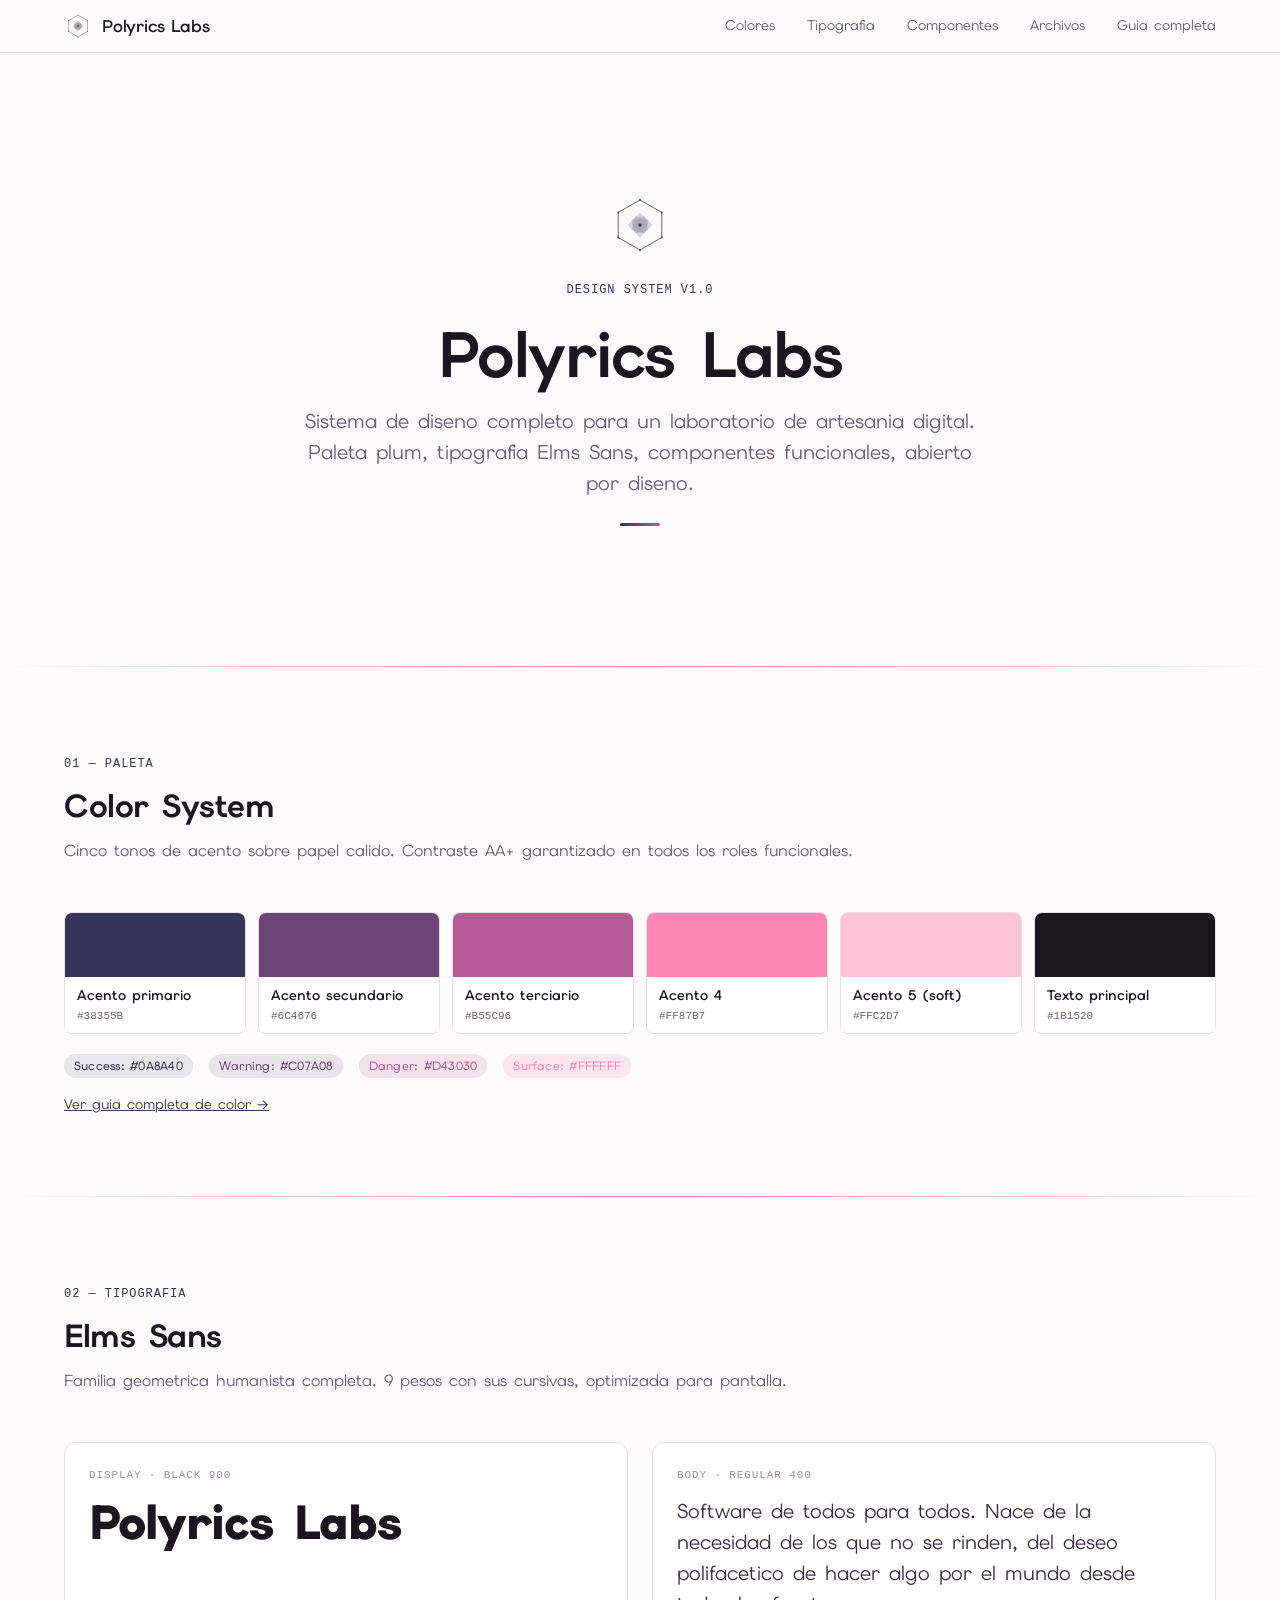
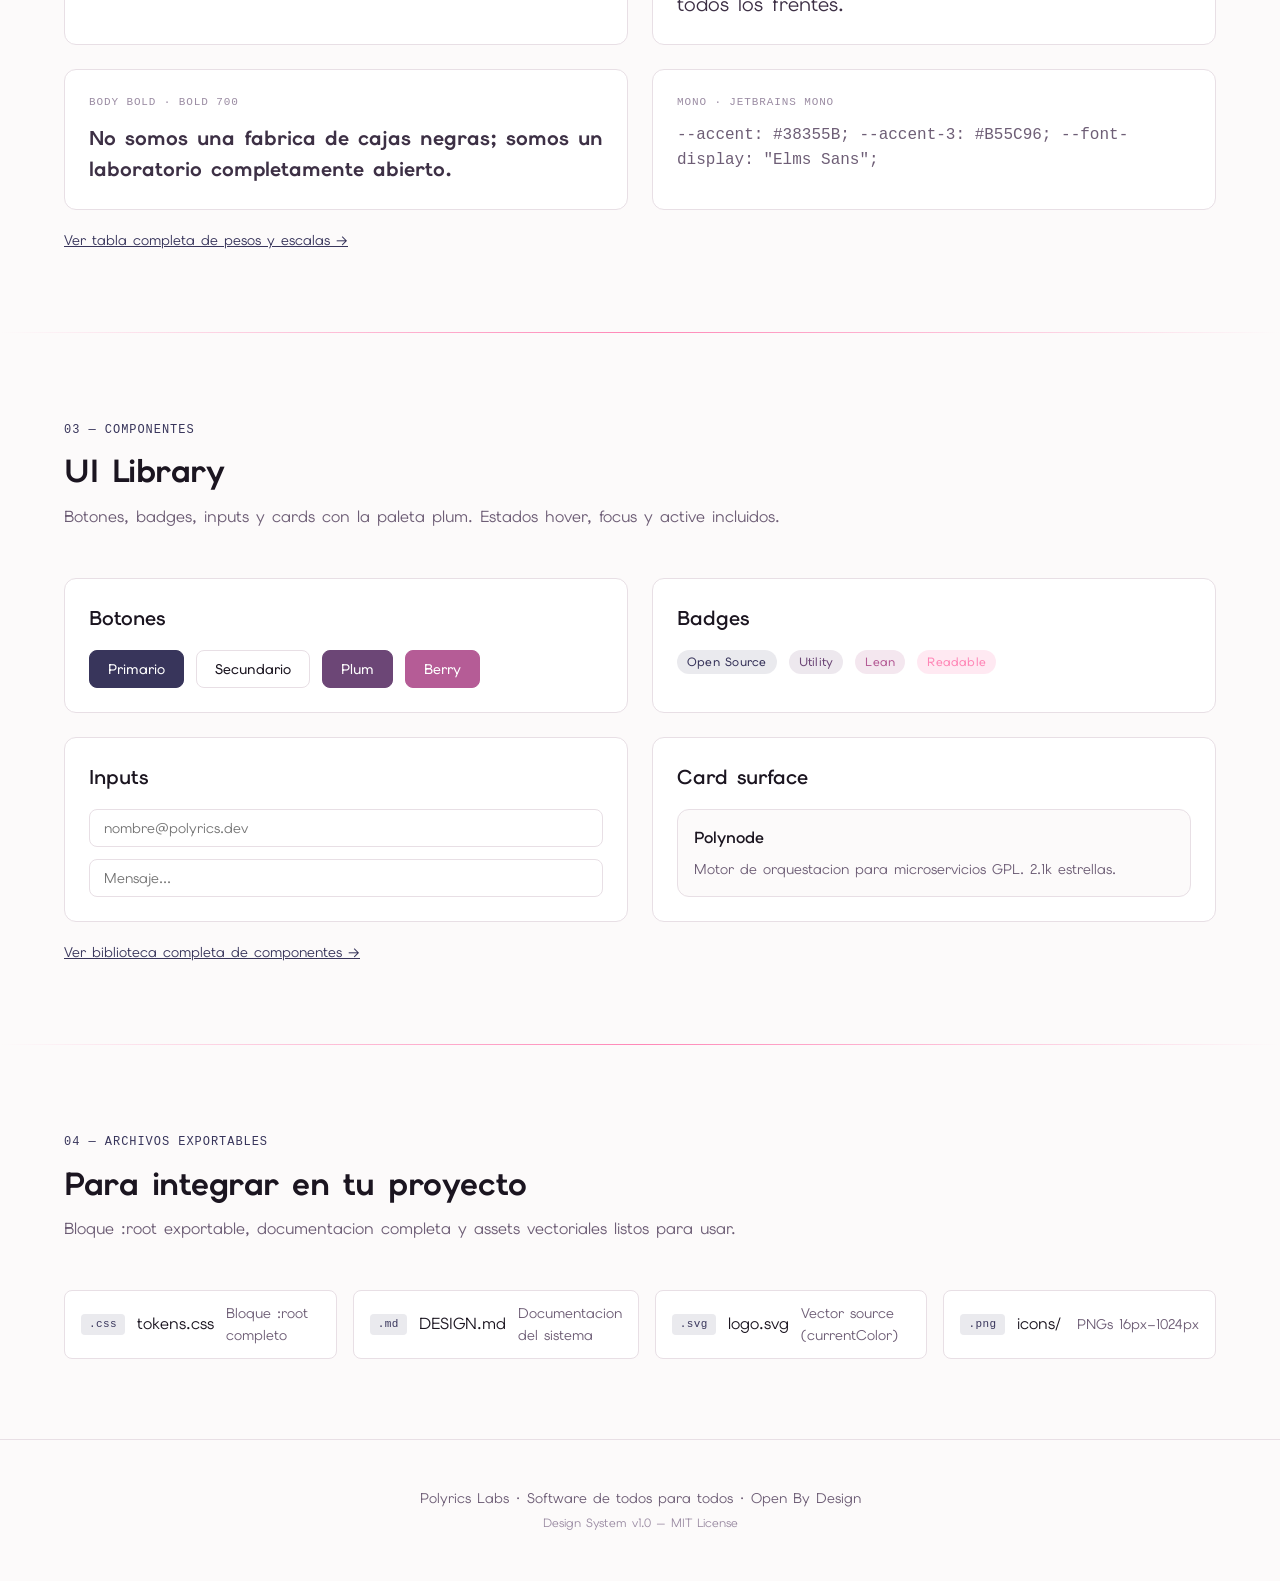
<file: index.html>
<!doctype html>
<html lang="es">
<head>
  <meta charset="utf-8" />
  <meta name="viewport" content="width=device-width, initial-scale=1" />
  <title>Polyrics Labs · Design System</title>
  <style>
@font-face { font-family: 'Elms Sans'; src: url('./assets/fonts/mpid18pd-ElmsSans-Thin.ttf') format('truetype'); font-weight: 100; font-style: normal; }
@font-face { font-family: 'Elms Sans'; src: url('./assets/fonts/mpid18pf-ElmsSans-ThinItalic.ttf') format('truetype'); font-weight: 100; font-style: italic; }
@font-face { font-family: 'Elms Sans'; src: url('./assets/fonts/mpid18n9-ElmsSans-ExtraLight.ttf') format('truetype'); font-weight: 200; font-style: normal; }
@font-face { font-family: 'Elms Sans'; src: url('./assets/fonts/mpid18ng-ElmsSans-ExtraLightItalic.ttf') format('truetype'); font-weight: 200; font-style: italic; }
@font-face { font-family: 'Elms Sans'; src: url('./assets/fonts/mpid18nk-ElmsSans-Light.ttf') format('truetype'); font-weight: 300; font-style: normal; }
@font-face { font-family: 'Elms Sans'; src: url('./assets/fonts/mpid18no-ElmsSans-LightItalic.ttf') format('truetype'); font-weight: 300; font-style: italic; }
@font-face { font-family: 'Elms Sans'; src: url('./assets/fonts/mpid18p4-ElmsSans-Regular.ttf') format('truetype'); font-weight: 400; font-style: normal; }
@font-face { font-family: 'Elms Sans'; src: url('./assets/fonts/mpid18nk-ElmsSans-Italic.ttf') format('truetype'); font-weight: 400; font-style: italic; }
@font-face { font-family: 'Elms Sans'; src: url('./assets/fonts/mpid18np-ElmsSans-Medium.ttf') format('truetype'); font-weight: 500; font-style: normal; }
@font-face { font-family: 'Elms Sans'; src: url('./assets/fonts/mpid18p3-ElmsSans-MediumItalic.ttf') format('truetype'); font-weight: 500; font-style: italic; }
@font-face { font-family: 'Elms Sans'; src: url('./assets/fonts/mpid18p8-ElmsSans-SemiBold.ttf') format('truetype'); font-weight: 600; font-style: normal; }
@font-face { font-family: 'Elms Sans'; src: url('./assets/fonts/mpid18p9-ElmsSans-SemiBoldItalic.ttf') format('truetype'); font-weight: 600; font-style: italic; }
@font-face { font-family: 'Elms Sans'; src: url('./assets/fonts/mpid18mx-ElmsSans-Bold.ttf') format('truetype'); font-weight: 700; font-style: normal; }
@font-face { font-family: 'Elms Sans'; src: url('./assets/fonts/mpid18mz-ElmsSans-BoldItalic.ttf') format('truetype'); font-weight: 700; font-style: italic; }
@font-face { font-family: 'Elms Sans'; src: url('./assets/fonts/mpid18n4-ElmsSans-ExtraBold.ttf') format('truetype'); font-weight: 800; font-style: normal; }
@font-face { font-family: 'Elms Sans'; src: url('./assets/fonts/mpid18ml-ElmsSans-BlackItalic.ttf') format('truetype'); font-weight: 900; font-style: italic; }
@font-face { font-family: 'Elms Sans'; src: url('./assets/fonts/mpid18mi-ElmsSans-Black.ttf') format('truetype'); font-weight: 900; font-style: normal; }

:root {
  --bg: #fcfafa;
  --surface: #ffffff;
  --surface-warm: #f9f5f7;
  --fg: #1b1520;
  --fg-2: #3d3045;
  --muted: #6e5e76;
  --meta: #9b8ca3;
  --border: #e8dfe5;
  --border-soft: #f3ecf1;
  --accent: #38355b;
  --accent-on: #ffffff;
  --accent-2: #6c4676;
  --accent-3: #b55c96;
  --accent-4: #ff87b7;
  --accent-5: #ffc2d7;
  --accent-soft: color-mix(in oklch, var(--accent-5) 35%, transparent);
  --accent-hover: color-mix(in oklab, var(--accent), white 16%);
  --accent-active: color-mix(in oklab, var(--accent), white 24%);
  --success: #0a8a40;
  --warn: #c07a08;
  --danger: #d43030;
  --font-display: "Elms Sans", system-ui, -apple-system, sans-serif;
  --font-body: "Elms Sans", system-ui, -apple-system, sans-serif;
  --font-mono: "JetBrains Mono", "IBM Plex Mono", ui-monospace, monospace;
  --text-xs: 12px; --text-sm: 14px; --text-base: 16px; --text-lg: 20px;
  --text-xl: 24px; --text-2xl: 32px; --text-3xl: 48px; --text-4xl: 64px;
  --leading-body: 1.55; --leading-tight: 1.1; --tracking-display: -0.02em;
  --space-1: 4px; --space-2: 8px; --space-3: 12px; --space-4: 16px;
  --space-5: 20px; --space-6: 24px; --space-8: 32px; --space-12: 48px; --space-20: 80px;
  --radius-sm: 8px; --radius-md: 12px; --radius-lg: 16px; --radius-pill: 9999px;
  --elev-flat: none; --elev-ring: 0 0 0 1px var(--border);
  --elev-raised: 0 2px 12px rgba(56,53,91,0.07);
  --focus-ring: 0 0 0 3px color-mix(in oklab, var(--accent), transparent 60%);
  --motion-fast: 150ms; --motion-base: 200ms; --ease-standard: cubic-bezier(0.2, 0, 0, 1);
  --container-max: 1200px; --container-gutter-desktop: 24px;
  --container-gutter-tablet: 16px; --container-gutter-phone: 12px;
}

*, *::before, *::after { box-sizing: border-box; }
html { -webkit-text-size-adjust: 100%; scroll-behavior: smooth; }
body {
  margin: 0; background: var(--bg); color: var(--fg);
  font-family: var(--font-body); font-size: var(--text-base);
  line-height: var(--leading-body); -webkit-font-smoothing: antialiased;
}
img, svg { display: block; max-width: 100%; }
a { color: inherit; text-decoration: none; }
p { text-wrap: pretty; margin: 0; }
h1, h2, h3, h4 { text-wrap: balance; margin: 0; }

.container { max-width: var(--container-max); margin-inline: auto; padding-inline: var(--container-gutter-desktop); }
@media (max-width: 768px) { .container { padding-inline: 16px; } }

.topnav {
  position: sticky; top: 0; z-index: 10;
  background: color-mix(in oklab, var(--bg) 92%, transparent);
  backdrop-filter: blur(14px); border-bottom: 1px solid var(--border);
}
.topnav-inner { display: flex; align-items: center; justify-content: space-between; padding-block: 12px; }
.topnav .nav-brand { display: flex; align-items: center; gap: 10px; }
.topnav .nav-logo { width: 28px; height: 28px; }
.topnav .nav-logo svg { width: 100%; height: 100%; color: var(--fg); }
.topnav .nav-name { font-family: var(--font-display); font-size: 17px; font-weight: 600; letter-spacing: -0.01em; }
.topnav nav { display: flex; gap: var(--space-8); }
.topnav nav a { font-size: 14px; color: var(--muted); transition: color var(--motion-fast) var(--ease-standard); }
.topnav nav a:hover { color: var(--fg); }

.hero { padding-block: clamp(80px, 12vw, 140px); text-align: center; }
.hero-logo { width: 64px; height: 64px; margin: 0 auto var(--space-6); color: var(--accent); }
.hero-logo svg { width: 100%; height: 100%; }
.hero .eyebrow { font-family: var(--font-mono); font-size: 12px; letter-spacing: 0.08em; text-transform: uppercase; color: var(--accent); margin-bottom: var(--space-5); }
.hero h1 { font-family: var(--font-display); font-size: clamp(36px, 6vw, var(--text-4xl)); line-height: var(--leading-tight); letter-spacing: var(--tracking-display); }
.hero .tagline { color: var(--muted); font-size: var(--text-lg); max-width: 56ch; margin: var(--space-4) auto 0; }
.hero .accent-line { width: 40px; height: 3px; background: linear-gradient(90deg, var(--accent), var(--accent-3)); margin: var(--space-6) auto 0; border-radius: 2px; }

.section { padding-block: var(--space-20); }
.section-header { margin-bottom: var(--space-12); }
.section-header .eyebrow { font-family: var(--font-mono); font-size: 12px; letter-spacing: 0.08em; text-transform: uppercase; color: var(--accent); margin-bottom: var(--space-2); }
.section-header h2 { font-family: var(--font-display); font-size: var(--text-2xl); letter-spacing: -0.015em; }
.section-header p { color: var(--muted); margin-top: var(--space-2); }
.rule { border: 0; border-top: 1px solid var(--border); margin: 0; }
.rule-grad { border: 0; height: 1px; background: linear-gradient(90deg, transparent, var(--accent-4), transparent); margin: 0; }

/* — Color swatches — */
.swatch-grid { display: grid; grid-template-columns: repeat(6, 1fr); gap: var(--space-3); }
@media (max-width: 820px) { .swatch-grid { grid-template-columns: repeat(3, 1fr); } }
@media (max-width: 480px) { .swatch-grid { grid-template-columns: repeat(2, 1fr); } }

.swatch { border-radius: var(--radius-sm); overflow: hidden; border: 1px solid var(--border); transition: transform var(--motion-fast) var(--ease-standard); }
.swatch:hover { transform: translateY(-2px); }
.swatch-swatch { height: 64px; }
.swatch-info { padding: var(--space-2) var(--space-3); background: var(--surface); }
.swatch-info .swatch-name { font-size: var(--text-sm); font-weight: 600; }
.swatch-info .swatch-hex { font-family: var(--font-mono); font-size: 11px; color: var(--muted); margin-top: 1px; }

/* — Typography — */
.type-grid { display: grid; grid-template-columns: 1fr 1fr; gap: var(--space-6); }
@media (max-width: 768px) { .type-grid { grid-template-columns: 1fr; } }
.type-card { background: var(--surface); border: 1px solid var(--border); border-radius: var(--radius-md); padding: var(--space-6); }
.type-card .type-label { font-family: var(--font-mono); font-size: 11px; letter-spacing: 0.08em; text-transform: uppercase; color: var(--meta); margin-bottom: var(--space-3); }
.type-display { font-family: var(--font-display); font-size: var(--text-3xl); font-weight: 700; letter-spacing: var(--tracking-display); line-height: var(--leading-tight); }
.type-body { font-family: var(--font-body); font-size: var(--text-lg); line-height: var(--leading-body); color: var(--fg-2); }
.type-mono { font-family: var(--font-mono); font-size: var(--text-sm); color: var(--muted); }

/* — Component previews — */
.comp-grid { display: grid; grid-template-columns: 1fr 1fr; gap: var(--space-6); }
@media (max-width: 768px) { .comp-grid { grid-template-columns: 1fr; } }
.comp-card { background: var(--surface); border: 1px solid var(--border); border-radius: var(--radius-md); padding: var(--space-6); }
.comp-card h4 { font-family: var(--font-display); font-size: var(--text-lg); font-weight: 600; margin-bottom: var(--space-4); }
.comp-row { display: flex; flex-wrap: wrap; gap: var(--space-3); align-items: center; }

.btn {
  display: inline-flex; align-items: center; gap: 6px;
  padding: 9px 18px; border-radius: var(--radius-sm);
  border: 1px solid var(--border);
  font-size: 14px; font-weight: 500; font-family: var(--font-body);
  cursor: pointer; transition: all var(--motion-fast) var(--ease-standard);
}
.btn-primary { background: var(--accent); color: var(--accent-on); border-color: var(--accent); }
.btn-primary:hover { background: var(--accent-hover); }
.btn-secondary { background: transparent; color: var(--fg); }
.btn-secondary:hover { border-color: var(--fg); }
.btn-accent2 { background: var(--accent-2); color: var(--accent-on); border-color: var(--accent-2); }
.btn-accent3 { background: var(--accent-3); color: white; border-color: var(--accent-3); }

.badge {
  display: inline-flex; padding: 3px 10px; border-radius: var(--radius-pill);
  font-size: 12px; font-weight: 500; letter-spacing: 0.02em;
}
.badge-accent { background: color-mix(in oklab, var(--accent), transparent 90%); color: var(--accent); }
.badge-accent2 { background: color-mix(in oklab, var(--accent-2), transparent 88%); color: var(--accent-2); }
.badge-accent3 { background: color-mix(in oklab, var(--accent-3), transparent 85%); color: var(--accent-3); }
.badge-accent4 { background: color-mix(in oklab, var(--accent-4), transparent 82%); color: var(--accent-4); }

.input {
  padding: 9px 14px; border: 1px solid var(--border); border-radius: var(--radius-sm);
  font-family: var(--font-body); font-size: 14px; background: var(--surface); color: var(--fg);
  transition: border-color var(--motion-fast) var(--ease-standard);
}
.input:focus { outline: none; border-color: var(--accent); box-shadow: var(--focus-ring); }

/* — Files — */
.file-grid { display: grid; grid-template-columns: repeat(4, 1fr); gap: var(--space-4); }
@media (max-width: 820px) { .file-grid { grid-template-columns: repeat(2, 1fr); } }
@media (max-width: 480px) { .file-grid { grid-template-columns: 1fr; } }
.file-card {
  display: flex; align-items: center; gap: var(--space-3);
  background: var(--surface); border: 1px solid var(--border); border-radius: var(--radius-sm);
  padding: var(--space-3) var(--space-4);
  transition: border-color var(--motion-fast) var(--ease-standard);
}
.file-card:hover { border-color: var(--accent); }
.file-card .file-ext {
  font-family: var(--font-mono); font-size: 11px; letter-spacing: 0.04em;
  color: var(--accent); background: color-mix(in oklab, var(--accent), transparent 90%);
  padding: 2px 8px; border-radius: 4px; white-space: nowrap;
}
.file-card span:last-child { color: var(--muted); font-size: var(--text-sm); }

.pagefoot { padding-block: var(--space-12); border-top: 1px solid var(--border); color: var(--muted); font-size: var(--text-sm); text-align: center; }

@media (max-width: 768px) {
  .topnav nav { display: none; }
  .section { padding-block: var(--space-12); }
}

/* reveal animation */
.reveal { opacity: 0; transform: translateY(20px); transition: opacity 0.5s ease, transform 0.5s ease; }
.reveal.visible { opacity: 1; transform: translateY(0); }
  </style>
</head>
<body>
  <header class="topnav">
    <div class="container topnav-inner">
      <a class="nav-brand" href="index.html">
        <span class="nav-logo"><svg viewBox="0 0 256 256" fill="none" xmlns="http://www.w3.org/2000/svg"><polygon points="128,28 215,78 215,178 128,228 41,178 41,78" stroke="currentColor" stroke-width="3" stroke-linejoin="round"/><polygon points="128,52 195,92 195,164 128,204 61,164 61,92" stroke="currentColor" stroke-width="1" opacity="0.18" stroke-dasharray="4 6"/><line x1="128" y1="28" x2="128" y2="228" stroke="currentColor" stroke-width="0.6" opacity="0.12"/><line x1="41" y1="128" x2="215" y2="128" stroke="currentColor" stroke-width="0.6" opacity="0.12"/><line x1="51" y1="73" x2="205" y2="183" stroke="currentColor" stroke-width="0.4" opacity="0.07"/><line x1="205" y1="73" x2="51" y2="183" stroke="currentColor" stroke-width="0.4" opacity="0.07"/><g transform="rotate(0, 128, 128)"><polygon points="128,78 178,128 128,178 78,128" fill="currentColor" opacity="0.20"/></g><g transform="rotate(60, 128, 128)"><polygon points="128,88 168,128 128,168 88,128" fill="currentColor" opacity="0.15"/></g><g transform="rotate(-60, 128, 128)"><polygon points="128,88 168,128 128,168 88,128" fill="currentColor" opacity="0.12"/></g><circle cx="128" cy="128" r="7" fill="currentColor"/><circle cx="128" cy="28" r="4" fill="currentColor"/><circle cx="215" cy="78" r="4" fill="currentColor"/><circle cx="215" cy="178" r="4" fill="currentColor"/><circle cx="128" cy="228" r="4" fill="currentColor"/><circle cx="41" cy="178" r="4" fill="currentColor"/><circle cx="41" cy="78" r="4" fill="currentColor"/></svg></span>
        <span class="nav-name">Polyrics Labs</span>
      </a>
      <nav>
        <a href="#color">Colores</a>
        <a href="#tipografia">Tipografia</a>
        <a href="#componentes">Componentes</a>
        <a href="#archivos">Archivos</a>
        <a href="colors.html">Guia completa</a>
      </nav>
    </div>
  </header>

  <main>
    <section class="hero container" data-od-id="hero">
      <div class="hero-logo"><svg viewBox="0 0 256 256" fill="none" xmlns="http://www.w3.org/2000/svg"><polygon points="128,28 215,78 215,178 128,228 41,178 41,78" stroke="currentColor" stroke-width="3" stroke-linejoin="round"/><polygon points="128,52 195,92 195,164 128,204 61,164 61,92" stroke="currentColor" stroke-width="1" opacity="0.18" stroke-dasharray="4 6"/><line x1="128" y1="28" x2="128" y2="228" stroke="currentColor" stroke-width="0.6" opacity="0.12"/><line x1="41" y1="128" x2="215" y2="128" stroke="currentColor" stroke-width="0.6" opacity="0.12"/><line x1="51" y1="73" x2="205" y2="183" stroke="currentColor" stroke-width="0.4" opacity="0.07"/><line x1="205" y1="73" x2="51" y2="183" stroke="currentColor" stroke-width="0.4" opacity="0.07"/><g transform="rotate(0, 128, 128)"><polygon points="128,78 178,128 128,178 78,128" fill="currentColor" opacity="0.20"/></g><g transform="rotate(60, 128, 128)"><polygon points="128,88 168,128 128,168 88,128" fill="currentColor" opacity="0.15"/></g><g transform="rotate(-60, 128, 128)"><polygon points="128,88 168,128 128,168 88,128" fill="currentColor" opacity="0.12"/></g><circle cx="128" cy="128" r="7" fill="currentColor"/><circle cx="128" cy="28" r="4" fill="currentColor"/><circle cx="215" cy="78" r="4" fill="currentColor"/><circle cx="215" cy="178" r="4" fill="currentColor"/><circle cx="128" cy="228" r="4" fill="currentColor"/><circle cx="41" cy="178" r="4" fill="currentColor"/><circle cx="41" cy="78" r="4" fill="currentColor"/></svg></div>
      <p class="eyebrow">Design System v1.0</p>
      <h1>Polyrics Labs</h1>
      <p class="tagline">Sistema de diseno completo para un laboratorio de artesania digital. Paleta plum, tipografia Elms Sans, componentes funcionales, abierto por diseno.</p>
      <div class="accent-line"></div>
    </section>

    <hr class="rule-grad">

    <section class="section" id="color" data-od-id="color">
      <div class="container">
        <div class="section-header">
          <p class="eyebrow">01 — Paleta</p>
          <h2>Color System</h2>
          <p>Cinco tonos de acento sobre papel calido. Contraste AA+ garantizado en todos los roles funcionales.</p>
        </div>
        <div class="swatch-grid">
          <div class="swatch reveal"><div class="swatch-swatch" style="background:#38355b"></div><div class="swatch-info"><div class="swatch-name">Acento primario</div><div class="swatch-hex">#38355B</div></div></div>
          <div class="swatch reveal"><div class="swatch-swatch" style="background:#6c4676"></div><div class="swatch-info"><div class="swatch-name">Acento secundario</div><div class="swatch-hex">#6C4676</div></div></div>
          <div class="swatch reveal"><div class="swatch-swatch" style="background:#b55c96"></div><div class="swatch-info"><div class="swatch-name">Acento terciario</div><div class="swatch-hex">#B55C96</div></div></div>
          <div class="swatch reveal"><div class="swatch-swatch" style="background:#ff87b7"></div><div class="swatch-info"><div class="swatch-name">Acento 4</div><div class="swatch-hex">#FF87B7</div></div></div>
          <div class="swatch reveal"><div class="swatch-swatch" style="background:#ffc2d7"></div><div class="swatch-info"><div class="swatch-name">Acento 5 (soft)</div><div class="swatch-hex">#FFC2D7</div></div></div>
          <div class="swatch reveal"><div class="swatch-swatch" style="background:#1b1520"></div><div class="swatch-info"><div class="swatch-name">Texto principal</div><div class="swatch-hex">#1B1520</div></div></div>
        </div>
        <div style="margin-top:var(--space-5);display:flex;flex-wrap:wrap;gap:var(--space-4)">
          <span class="badge badge-accent">Success: #0A8A40</span>
          <span class="badge badge-accent2">Warning: #C07A08</span>
          <span class="badge badge-accent3">Danger: #D43030</span>
          <span class="badge badge-accent4">Surface: #FFFFFF</span>
        </div>
        <p style="margin-top:var(--space-4);color:var(--meta);font-size:var(--text-sm);">
          <a href="colors.html" style="color:var(--accent);text-decoration:underline;">Ver guia completa de color →</a>
        </p>
      </div>
    </section>

    <hr class="rule-grad">

    <section class="section" id="tipografia" data-od-id="tipografia">
      <div class="container">
        <div class="section-header">
          <p class="eyebrow">02 — Tipografia</p>
          <h2>Elms Sans</h2>
          <p>Familia geometrica humanista completa. 9 pesos con sus cursivas, optimizada para pantalla.</p>
        </div>
        <div class="type-grid">
          <div class="type-card reveal">
            <div class="type-label">Display · Black 900</div>
            <div class="type-display" style="font-weight:900;">Polyrics Labs</div>
          </div>
          <div class="type-card reveal">
            <div class="type-label">Body · Regular 400</div>
            <div class="type-body">Software de todos para todos. Nace de la necesidad de los que no se rinden, del deseo polifacetico de hacer algo por el mundo desde todos los frentes.</div>
          </div>
          <div class="type-card reveal">
            <div class="type-label">Body Bold · Bold 700</div>
            <div class="type-body" style="font-weight:700;">No somos una fabrica de cajas negras; somos un laboratorio completamente abierto.</div>
          </div>
          <div class="type-card reveal">
            <div class="type-label">Mono · JetBrains Mono</div>
            <div class="type-mono" style="font-size:var(--text-base);">--accent: #38355B; --accent-3: #B55C96; --font-display: "Elms Sans";</div>
          </div>
        </div>
        <p style="margin-top:var(--space-5);color:var(--meta);font-size:var(--text-sm);">
          <a href="typography.html" style="color:var(--accent);text-decoration:underline;">Ver tabla completa de pesos y escalas →</a>
        </p>
      </div>
    </section>

    <hr class="rule-grad">

    <section class="section" id="componentes" data-od-id="componentes">
      <div class="container">
        <div class="section-header">
          <p class="eyebrow">03 — Componentes</p>
          <h2>UI Library</h2>
          <p>Botones, badges, inputs y cards con la paleta plum. Estados hover, focus y active incluidos.</p>
        </div>
        <div class="comp-grid">
          <div class="comp-card reveal">
            <h4>Botones</h4>
            <div class="comp-row">
              <button class="btn btn-primary">Primario</button>
              <button class="btn btn-secondary">Secundario</button>
              <button class="btn btn-accent2">Plum</button>
              <button class="btn btn-accent3">Berry</button>
            </div>
          </div>
          <div class="comp-card reveal">
            <h4>Badges</h4>
            <div class="comp-row">
              <span class="badge badge-accent">Open Source</span>
              <span class="badge badge-accent2">Utility</span>
              <span class="badge badge-accent3">Lean</span>
              <span class="badge badge-accent4">Readable</span>
            </div>
          </div>
          <div class="comp-card reveal">
            <h4>Inputs</h4>
            <div class="comp-row" style="flex-direction:column;align-items:stretch;">
              <input class="input" type="text" placeholder="nombre@polyrics.dev" value="" />
              <input class="input" type="email" placeholder="Mensaje..." value="" />
            </div>
          </div>
          <div class="comp-card reveal">
            <h4>Card surface</h4>
            <div style="background:var(--bg);border:1px solid var(--border);border-radius:var(--radius-md);padding:var(--space-4);">
              <p style="font-weight:600;margin-bottom:var(--space-2);">Polynode</p>
              <p style="font-size:var(--text-sm);color:var(--muted);">Motor de orquestacion para microservicios GPL. 2.1k estrellas.</p>
            </div>
          </div>
        </div>
        <p style="margin-top:var(--space-5);color:var(--meta);font-size:var(--text-sm);">
          <a href="components.html" style="color:var(--accent);text-decoration:underline;">Ver biblioteca completa de componentes →</a>
        </p>
      </div>
    </section>

    <hr class="rule-grad">

    <section class="section" id="archivos" data-od-id="archivos">
      <div class="container">
        <div class="section-header">
          <p class="eyebrow">04 — Archivos exportables</p>
          <h2>Para integrar en tu proyecto</h2>
          <p>Bloque :root exportable, documentacion completa y assets vectoriales listos para usar.</p>
        </div>
        <div class="file-grid">
          <a class="file-card" href="tokens.css" download>
            <span class="file-ext">.css</span>
            <span>tokens.css</span>
            <span style="margin-left:auto;">Bloque :root completo</span>
          </a>
          <a class="file-card" href="DESIGN.md" download>
            <span class="file-ext">.md</span>
            <span>DESIGN.md</span>
            <span style="margin-left:auto;">Documentacion del sistema</span>
          </a>
          <a class="file-card" href="logo.svg" download>
            <span class="file-ext">.svg</span>
            <span>logo.svg</span>
            <span style="margin-left:auto;">Vector source (currentColor)</span>
          </a>
          <a class="file-card" href="icons/">
            <span class="file-ext">.png</span>
            <span>icons/</span>
            <span style="margin-left:auto;">PNGs 16px–1024px</span>
          </a>
        </div>
      </div>
    </section>
  </main>

  <footer class="pagefoot">
    <div class="container">
      <p>Polyrics Labs · Software de todos para todos · Open By Design</p>
      <p style="margin-top:4px;color:var(--meta);font-size:var(--text-xs);">Design System v1.0 — MIT License</p>
    </div>
  </footer>

  <script>
    const observer = new IntersectionObserver(entries => {
      entries.forEach(e => { if (e.isIntersecting) e.target.classList.add('visible'); });
    }, { threshold: 0.1 });
    document.querySelectorAll('.reveal').forEach(el => observer.observe(el));
  </script>
</body>
</html>
</file>
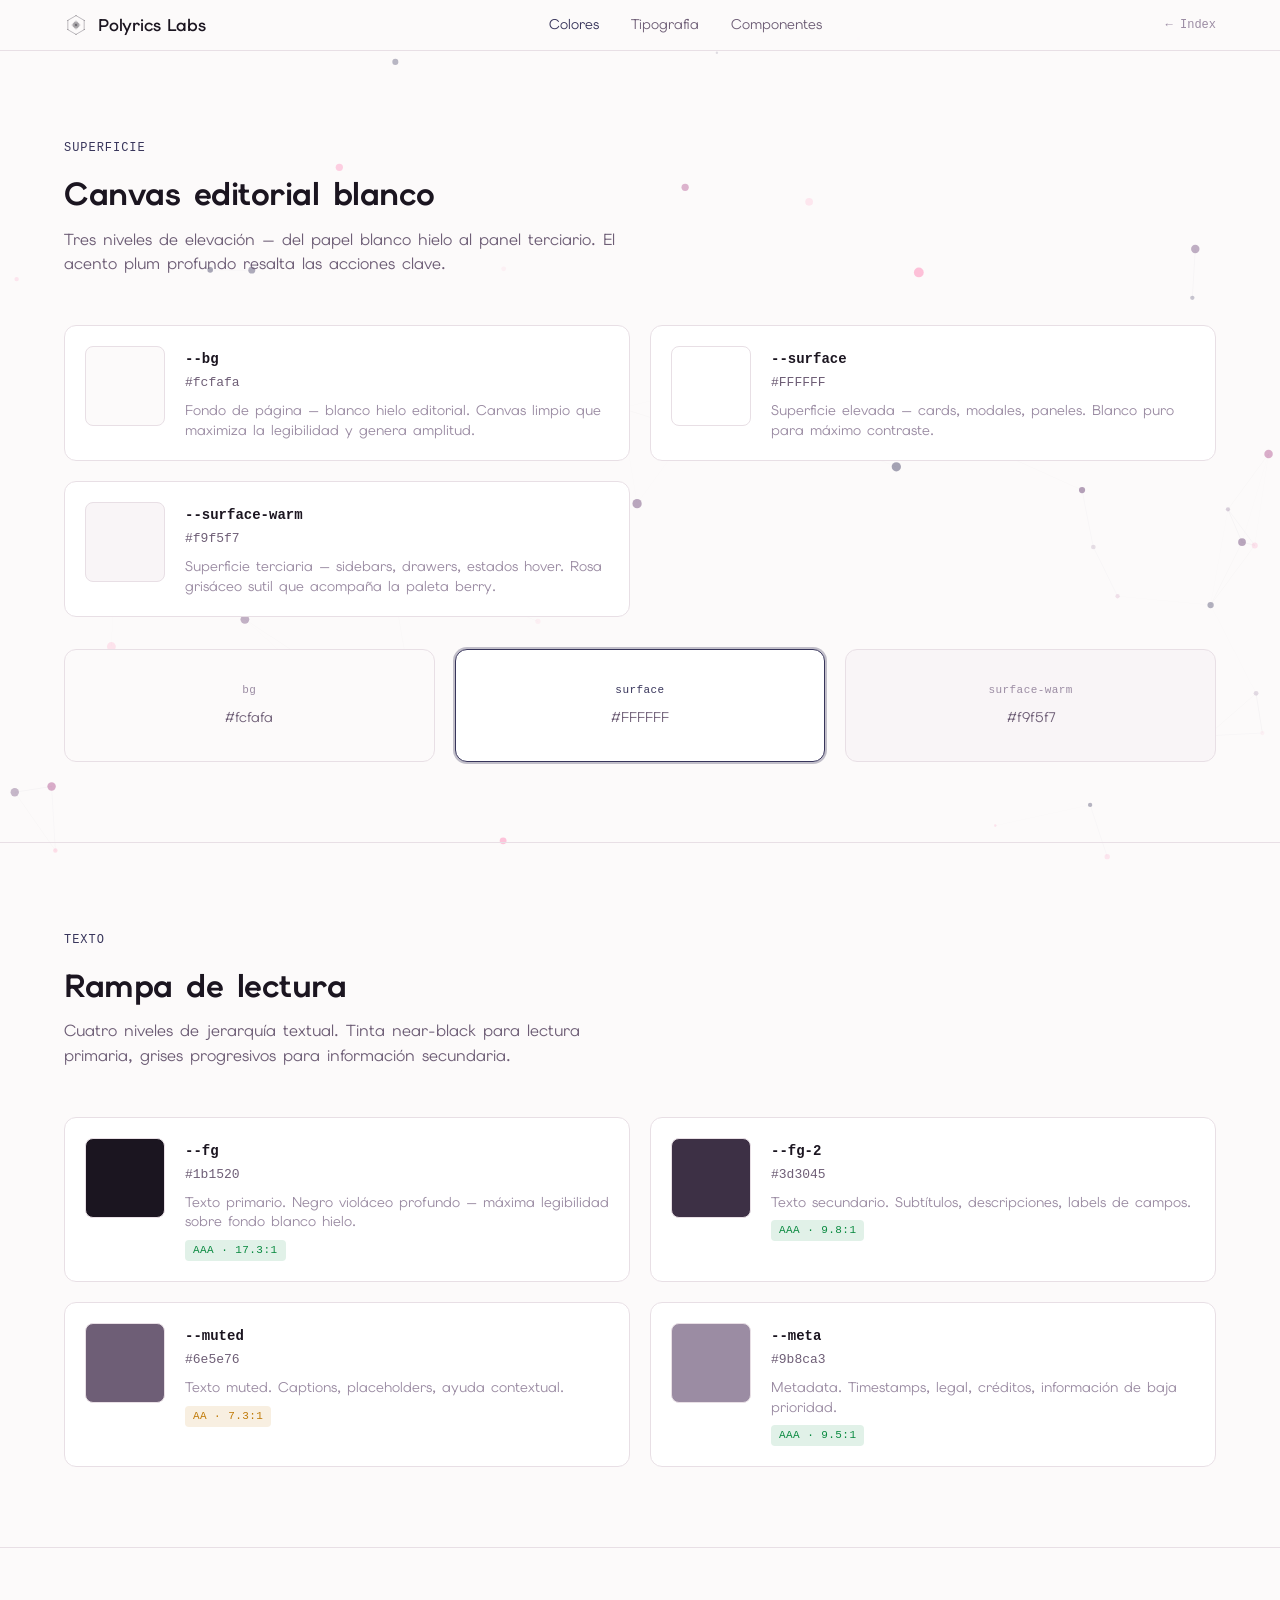
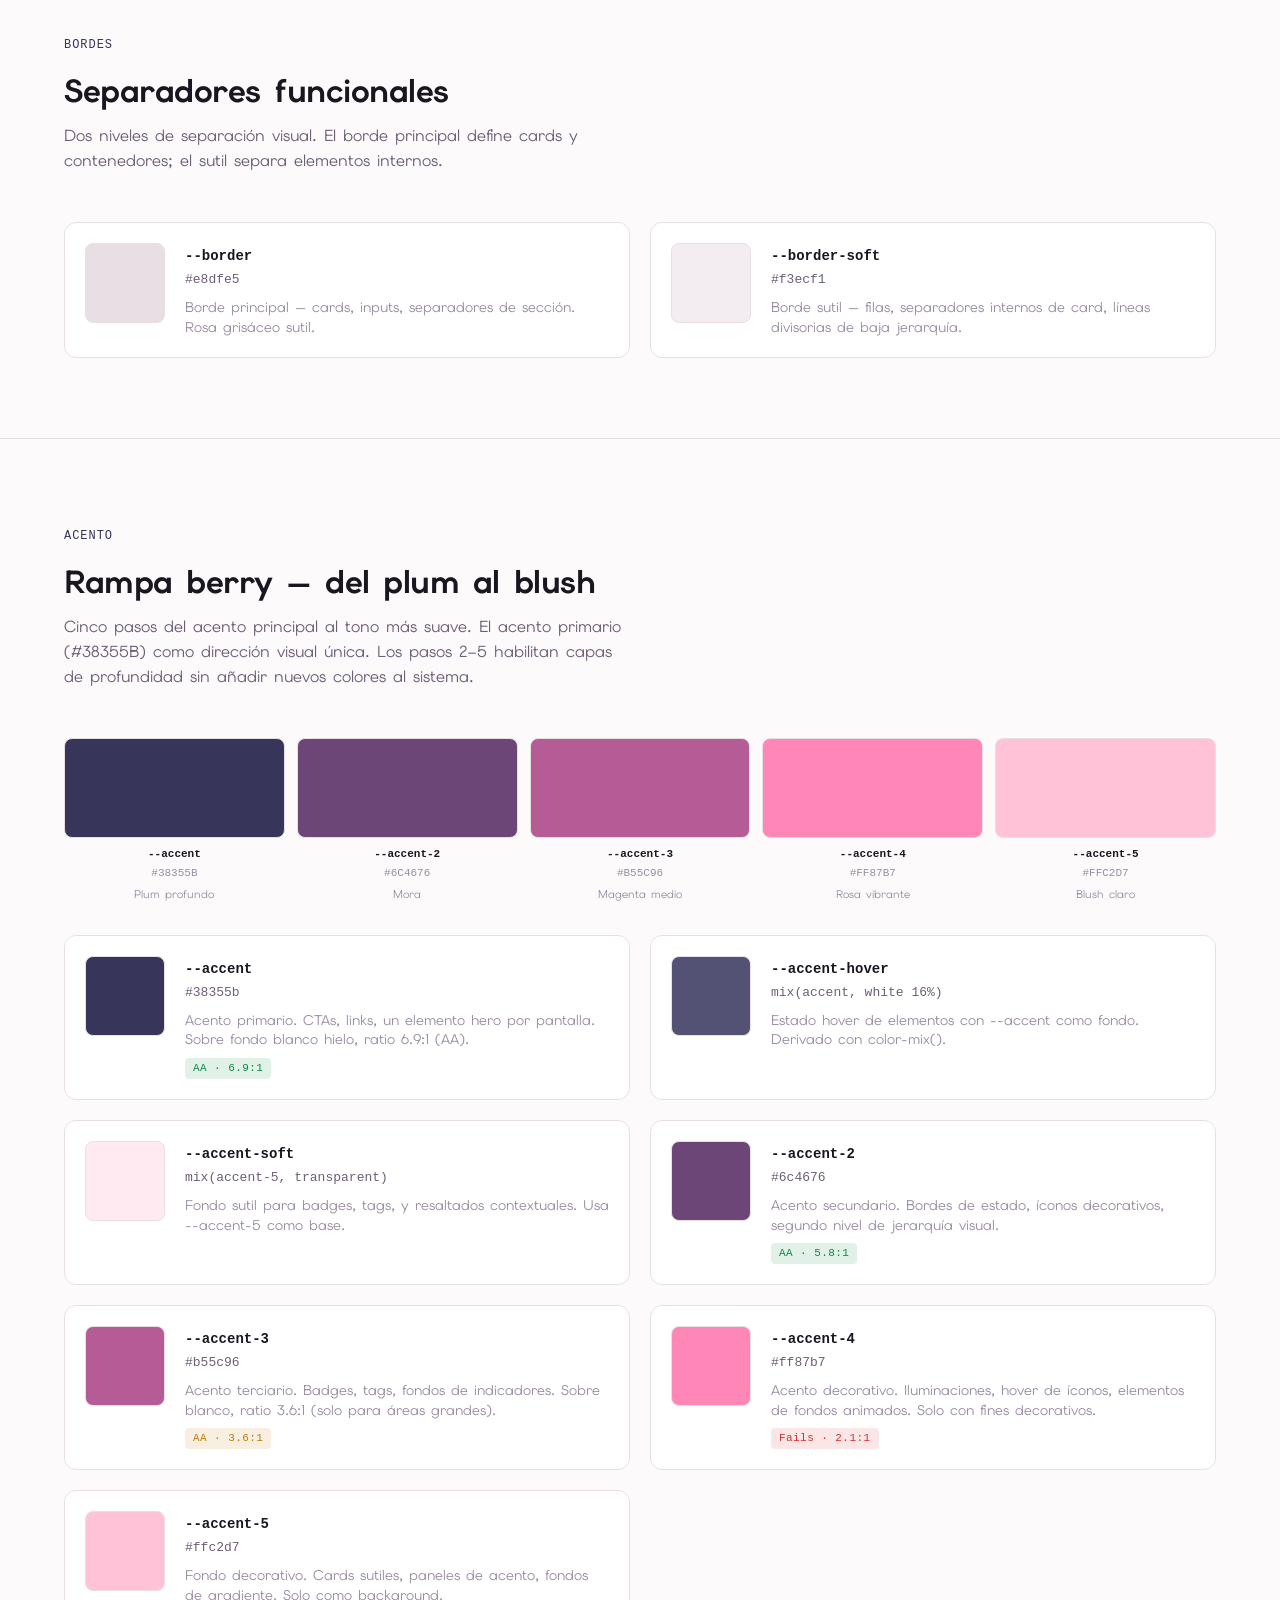
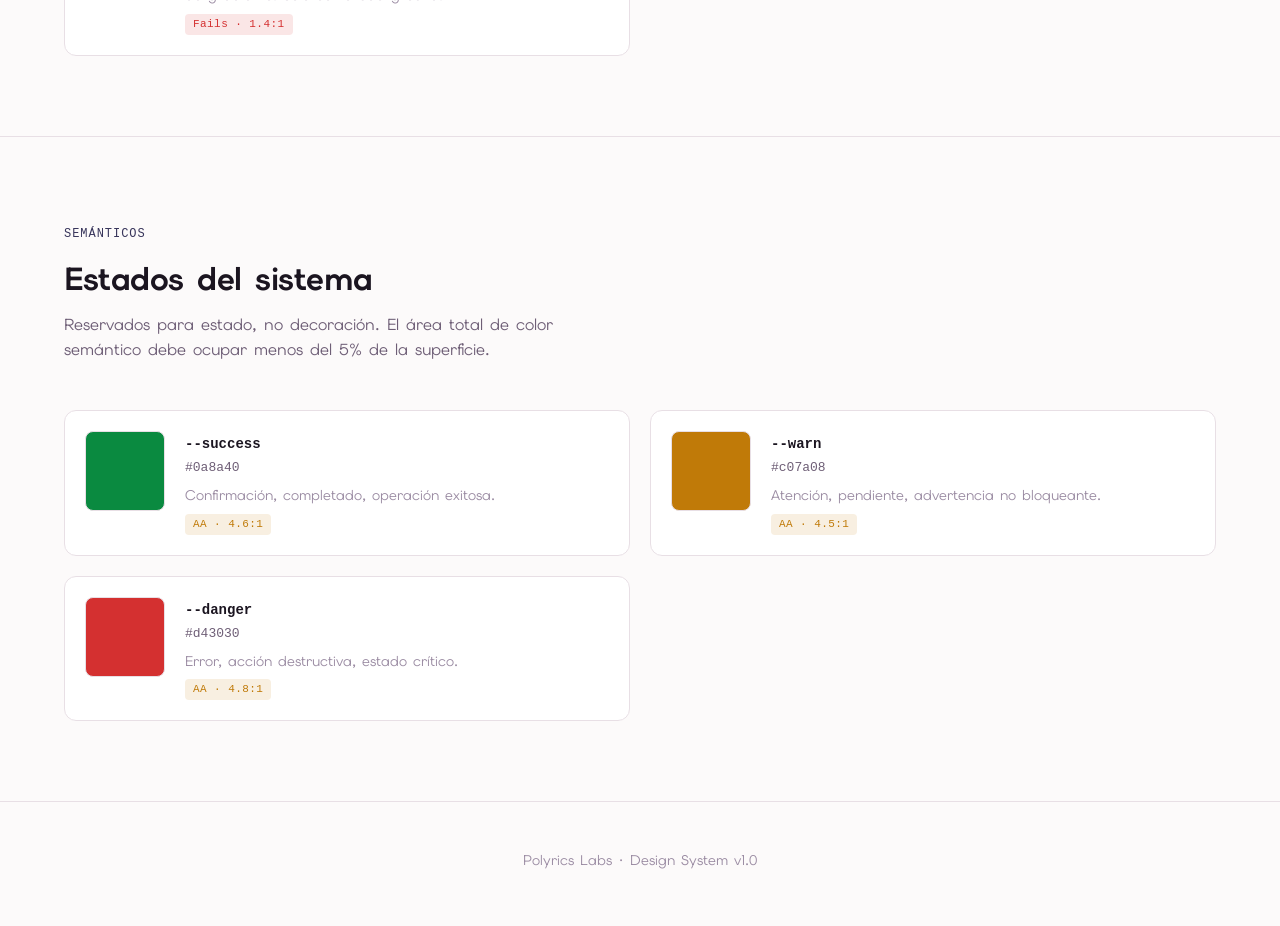
<file: colors.html>
<!doctype html>
<html lang="es">
<head>
  <meta charset="utf-8" />
  <meta name="viewport" content="width=device-width, initial-scale=1" />
  <title>Polyrics Labs · Paleta de Color</title>
  <style>
@font-face {
  font-family: 'Elms Sans';
  src: url('./assets/fonts/mpid18pd-ElmsSans-Thin.ttf') format('truetype');
  font-weight: 100;
  font-style: normal;
}
@font-face {
  font-family: 'Elms Sans';
  src: url('./assets/fonts/mpid18pf-ElmsSans-ThinItalic.ttf') format('truetype');
  font-weight: 100;
  font-style: italic;
}
@font-face {
  font-family: 'Elms Sans';
  src: url('./assets/fonts/mpid18n9-ElmsSans-ExtraLight.ttf') format('truetype');
  font-weight: 200;
  font-style: normal;
}
@font-face {
  font-family: 'Elms Sans';
  src: url('./assets/fonts/mpid18ng-ElmsSans-ExtraLightItalic.ttf') format('truetype');
  font-weight: 200;
  font-style: italic;
}
@font-face {
  font-family: 'Elms Sans';
  src: url('./assets/fonts/mpid18nk-ElmsSans-Light.ttf') format('truetype');
  font-weight: 300;
  font-style: normal;
}
@font-face {
  font-family: 'Elms Sans';
  src: url('./assets/fonts/mpid18no-ElmsSans-LightItalic.ttf') format('truetype');
  font-weight: 300;
  font-style: italic;
}
@font-face {
  font-family: 'Elms Sans';
  src: url('./assets/fonts/mpid18p4-ElmsSans-Regular.ttf') format('truetype');
  font-weight: 400;
  font-style: normal;
}
@font-face {
  font-family: 'Elms Sans';
  src: url('./assets/fonts/mpid18nk-ElmsSans-Italic.ttf') format('truetype');
  font-weight: 400;
  font-style: italic;
}
@font-face {
  font-family: 'Elms Sans';
  src: url('./assets/fonts/mpid18np-ElmsSans-Medium.ttf') format('truetype');
  font-weight: 500;
  font-style: normal;
}
@font-face {
  font-family: 'Elms Sans';
  src: url('./assets/fonts/mpid18p3-ElmsSans-MediumItalic.ttf') format('truetype');
  font-weight: 500;
  font-style: italic;
}
@font-face {
  font-family: 'Elms Sans';
  src: url('./assets/fonts/mpid18p8-ElmsSans-SemiBold.ttf') format('truetype');
  font-weight: 600;
  font-style: normal;
}
@font-face {
  font-family: 'Elms Sans';
  src: url('./assets/fonts/mpid18p9-ElmsSans-SemiBoldItalic.ttf') format('truetype');
  font-weight: 600;
  font-style: italic;
}
@font-face {
  font-family: 'Elms Sans';
  src: url('./assets/fonts/mpid18mx-ElmsSans-Bold.ttf') format('truetype');
  font-weight: 700;
  font-style: normal;
}
@font-face {
  font-family: 'Elms Sans';
  src: url('./assets/fonts/mpid18mz-ElmsSans-BoldItalic.ttf') format('truetype');
  font-weight: 700;
  font-style: italic;
}
@font-face {
  font-family: 'Elms Sans';
  src: url('./assets/fonts/mpid18n4-ElmsSans-ExtraBold.ttf') format('truetype');
  font-weight: 800;
  font-style: normal;
}
@font-face {
  font-family: 'Elms Sans';
  src: url('./assets/fonts/mpid18n9-ElmsSans-ExtraBoldItalic.ttf') format('truetype');
  font-weight: 800;
  font-style: italic;
}
@font-face {
  font-family: 'Elms Sans';
  src: url('./assets/fonts/mpid18mi-ElmsSans-Black.ttf') format('truetype');
  font-weight: 900;
  font-style: normal;
}
@font-face {
  font-family: 'Elms Sans';
  src: url('./assets/fonts/mpid18ml-ElmsSans-BlackItalic.ttf') format('truetype');
  font-weight: 900;
  font-style: italic;
}
    :root {
      --bg: #fcfafa;
      --surface: #ffffff;
      --surface-warm: #f9f5f7;
      --fg: #1b1520;
      --fg-2: #3d3045;
      --muted: #6e5e76;
      --meta: #9b8ca3;
      --border: #e8dfe5;
      --border-soft: #f3ecf1;
      --accent: #38355b;
      --accent-on: #ffffff;
      --accent-2: #6c4676;
      --accent-3: #b55c96;
      --accent-4: #ff87b7;
      --accent-5: #ffc2d7;
      --accent-soft: color-mix(in oklch, var(--accent-5) 35%, transparent);
      --accent-hover: color-mix(in oklab, var(--accent), white 16%);
      --accent-active: color-mix(in oklab, var(--accent), white 24%);
      --success: #0a8a40;
      --warn: #c07a08;
      --danger: #d43030;
      --font-display: "Elms Sans", system-ui, -apple-system, sans-serif;
      --font-body: "Elms Sans", system-ui, -apple-system, sans-serif;
      --font-mono: "JetBrains Mono", "IBM Plex Mono", ui-monospace, monospace;
      --text-xs: 12px;
      --text-sm: 14px;
      --text-base: 16px;
      --text-lg: 20px;
      --text-xl: 24px;
      --text-2xl: 32px;
      --text-3xl: 48px;
      --text-4xl: 64px;
      --leading-body: 1.55;
      --leading-tight: 1.1;
      --tracking-display: -0.02em;
      --space-1: 4px;
      --space-2: 8px;
      --space-3: 12px;
      --space-4: 16px;
      --space-5: 20px;
      --space-6: 24px;
      --space-8: 32px;
      --space-12: 48px;
      --space-20: 80px;
      --radius-sm: 8px;
      --radius-md: 12px;
      --radius-lg: 16px;
      --radius-pill: 9999px;
      --elev-flat: none;
      --elev-ring: 0 0 0 1px var(--border);
      --elev-raised: 0 2px 12px rgba(56,53,91,0.07);
      --focus-ring: 0 0 0 3px color-mix(in oklab, var(--accent), transparent 60%);
      --motion-fast: 150ms;
      --motion-base: 200ms;
      --ease-standard: cubic-bezier(0.2, 0, 0, 1);
      --container-max: 1200px;
      --container-gutter-desktop: 24px;
      --container-gutter-tablet: 16px;
      --container-gutter-phone: 12px;
    }

    *, *::before, *::after { box-sizing: border-box; }
    html { -webkit-text-size-adjust: 100%; scroll-behavior: smooth; }
    body {
      margin: 0; background: var(--bg); color: var(--fg);
      font-family: var(--font-body); font-size: var(--text-base);
      line-height: var(--leading-body); -webkit-font-smoothing: antialiased;
      position: relative;
    }
    h1, h2, h3 { text-wrap: balance; margin: 0; }
    p { text-wrap: pretty; margin: 0; }
    a { color: inherit; text-decoration: none; }

    .container {
      max-width: var(--container-max);
      margin-inline: auto;
      padding-inline: var(--container-gutter-desktop);
    }

    .topnav {
      position: sticky; top: 0; z-index: 10;
      background: color-mix(in oklab, var(--bg) 92%, transparent);
      backdrop-filter: blur(14px);
      border-bottom: 1px solid var(--border);
    }
    .topnav-inner {
      display: flex; align-items: center; justify-content: space-between;
      padding-block: 12px;
    }
    .topnav .nav-brand {
      display: flex; align-items: center; gap: 10px;
    }
    .topnav .nav-logo { width: 24px; height: 24px; }
    .topnav .nav-name {
      font-family: var(--font-display); font-size: 17px;
      font-weight: 600; letter-spacing: -0.01em;
    }
    .topnav nav { display: flex; gap: var(--space-8); }
    .topnav nav a {
      font-size: 14px; color: var(--muted);
      transition: color var(--motion-fast) var(--ease-standard);
    }
    .topnav nav a:hover, .topnav nav a.active { color: var(--accent); }
    .topnav .back-link { font-family: var(--font-mono); font-size: 12px; color: var(--meta); }

    .section { padding-block: var(--space-20); }

    .section-header { margin-bottom: var(--space-12); }
    .section-header .eyebrow {
      font-family: var(--font-mono); font-size: 12px; letter-spacing: 0.08em;
      text-transform: uppercase; color: var(--accent); margin-bottom: var(--space-3);
    }
    .section-header h2 {
      font-family: var(--font-display); font-size: var(--text-2xl);
      letter-spacing: -0.015em;
    }
    .section-header p {
      color: var(--muted); margin-top: var(--space-2); max-width: 56ch;
    }

    .rule { border: 0; border-top: 1px solid var(--border); margin: 0; }

    .swatch-grid {
      display: grid;
      grid-template-columns: repeat(2, 1fr);
      gap: var(--space-5);
    }
    @media (max-width: 768px) { .swatch-grid { grid-template-columns: 1fr; } }

    .swatch {
      display: flex; gap: var(--space-5);
      background: var(--surface);
      border: 1px solid var(--border);
      border-radius: var(--radius-md);
      padding: var(--space-5);
      transition: box-shadow var(--motion-base) var(--ease-standard);
    }
    .swatch:hover {
      box-shadow: var(--elev-raised);
    }
    .swatch-preview {
      width: 80px; height: 80px; flex-shrink: 0;
      border-radius: var(--radius-sm);
      border: 1px solid var(--border);
    }
    .swatch-info { flex: 1; min-width: 0; }
    .swatch-info .token-name {
      font-family: var(--font-mono); font-size: var(--text-sm);
      font-weight: 600; color: var(--fg);
    }
    .swatch-info .hex-value {
      font-family: var(--font-mono); font-size: 13px;
      color: var(--muted); margin-top: 2px;
    }
    .swatch-info .role {
      font-size: var(--text-sm); color: var(--meta);
      margin-top: var(--space-2); line-height: 1.4;
    }
    .swatch-info .contrast {
      display: inline-flex; align-items: center; gap: 4px;
      margin-top: var(--space-2); font-family: var(--font-mono);
      font-size: 11px; letter-spacing: 0.04em;
      padding: 2px 8px; border-radius: 4px;
    }
    .contrast-high { background: color-mix(in oklab, var(--success), transparent 88%); color: var(--success); }
    .contrast-mid  { background: color-mix(in oklab, var(--warn), transparent 88%); color: var(--warn); }
    .contrast-low  { background: color-mix(in oklab, var(--danger), transparent 88%); color: var(--danger); }

    .surface-stack {
      display: flex; gap: var(--space-5);
      margin-top: var(--space-8);
    }
    .surface-level {
      flex: 1; padding: var(--space-8);
      border-radius: var(--radius-md);
      border: 1px solid var(--border);
      text-align: center;
    }
    .surface-level .level-tag {
      font-family: var(--font-mono); font-size: 11px;
      letter-spacing: 0.04em; margin-bottom: var(--space-2);
    }

    .accent-ramp {
      display: flex; gap: var(--space-3);
      margin-top: var(--space-8);
    }
    .accent-step {
      flex: 1; text-align: center;
    }
    .accent-step .accent-swatch {
      height: 100px;
      border-radius: var(--radius-sm);
      border: 1px solid var(--border);
      margin-bottom: var(--space-2);
      transition: transform var(--motion-base) var(--ease-standard);
    }
    .accent-step:hover .accent-swatch {
      transform: scale(1.04);
    }
    .accent-step .step-name {
      font-family: var(--font-mono); font-size: 11px;
      color: var(--fg); font-weight: 600;
    }
    .accent-step .step-hex {
      font-family: var(--font-mono); font-size: 11px;
      color: var(--meta); margin-top: 2px;
    }

    .pagefoot {
      padding-block: var(--space-12); border-top: 1px solid var(--border);
      color: var(--meta); font-size: var(--text-sm); text-align: center;
    }

    /* background particles */
    #particles-canvas {
      position: fixed; top: 0; left: 0;
      width: 100vw; height: 100vh;
      z-index: 0;
      pointer-events: none;
    }
    main, .topnav, .pagefoot { position: relative; z-index: 1; }
    .topnav { z-index: 10; }
  </style>
</head>
<body>
  <canvas id="particles-canvas"></canvas>

  <header class="topnav">
    <div class="container topnav-inner">
      <a class="nav-brand" href="index.html">
        <svg viewBox="0 0 256 256" fill="none" xmlns="http://www.w3.org/2000/svg" class="nav-logo">
          <polygon points="128,28 215,78 215,178 128,228 41,178 41,78" stroke="currentColor" stroke-width="3" stroke-linejoin="round"/>
          <polygon points="128,52 195,92 195,164 128,204 61,164 61,92" stroke="currentColor" stroke-width="1" opacity="0.18" stroke-dasharray="4 6"/>
          <line x1="128" y1="28" x2="128" y2="228" stroke="currentColor" stroke-width="0.6" opacity="0.12"/>
          <line x1="41" y1="128" x2="215" y2="128" stroke="currentColor" stroke-width="0.6" opacity="0.12"/>
          <line x1="51" y1="73" x2="205" y2="183" stroke="currentColor" stroke-width="0.4" opacity="0.07"/>
          <line x1="205" y1="73" x2="51" y2="183" stroke="currentColor" stroke-width="0.4" opacity="0.07"/>
          <polygon points="128,78 178,128 128,178 78,128" fill="currentColor" opacity="0.20"/>
          <polygon points="128,88 168,128 128,168 88,128" fill="currentColor" opacity="0.15" transform="rotate(60 128 128)"/>
          <polygon points="128,88 168,128 128,168 88,128" fill="currentColor" opacity="0.12" transform="rotate(-60 128 128)"/>
          <circle cx="128" cy="128" r="7" fill="currentColor"/>
          <circle cx="128" cy="28" r="4" fill="currentColor"/>
          <circle cx="215" cy="78" r="4" fill="currentColor"/>
          <circle cx="215" cy="178" r="4" fill="currentColor"/>
          <circle cx="128" cy="228" r="4" fill="currentColor"/>
          <circle cx="41" cy="178" r="4" fill="currentColor"/>
          <circle cx="41" cy="78" r="4" fill="currentColor"/>
        </svg>
        <span class="nav-name">Polyrics Labs</span>
      </a>
      <nav>
        <a class="active" href="colors.html">Colores</a>
        <a href="typography.html">Tipografia</a>
        <a href="components.html">Componentes</a>
      </nav>
      <a class="back-link" href="index.html">&larr; Index</a>
    </div>
  </header>

  <main>
    <section class="section" id="surfaces">
      <div class="container">
        <div class="section-header">
          <p class="eyebrow">Superficie</p>
          <h2>Canvas editorial blanco</h2>
          <p>Tres niveles de elevaci&oacute;n &mdash; del papel blanco hielo al panel terciario. El acento plum profundo resalta las acciones clave.</p>
        </div>

        <div class="swatch-grid">
          <div class="swatch">
            <div class="swatch-preview" style="background: var(--bg);"></div>
            <div class="swatch-info">
              <span class="token-name">--bg</span>
              <div class="hex-value">#fcfafa</div>
              <div class="role">Fondo de p&aacute;gina &mdash; blanco hielo editorial. Canvas limpio que maximiza la legibilidad y genera amplitud.</div>
            </div>
          </div>
          <div class="swatch">
            <div class="swatch-preview" style="background: var(--surface);"></div>
            <div class="swatch-info">
              <span class="token-name">--surface</span>
              <div class="hex-value">#FFFFFF</div>
              <div class="role">Superficie elevada &mdash; cards, modales, paneles. Blanco puro para m&aacute;ximo contraste.</div>
            </div>
          </div>
          <div class="swatch">
            <div class="swatch-preview" style="background: var(--surface-warm);"></div>
            <div class="swatch-info">
              <span class="token-name">--surface-warm</span>
              <div class="hex-value">#f9f5f7</div>
              <div class="role">Superficie terciaria &mdash; sidebars, drawers, estados hover. Rosa gris&aacute;ceo sutil que acompa&ntilde;a la paleta berry.</div>
            </div>
          </div>
        </div>

        <div class="surface-stack">
          <div class="surface-level" style="background: var(--bg);">
            <div class="level-tag" style="color: var(--meta);">bg</div>
            <div style="font-size: var(--text-sm); color: var(--muted);">#fcfafa</div>
          </div>
          <div class="surface-level" style="background: var(--surface); border-color: var(--accent); box-shadow: 0 0 0 2px color-mix(in oklab, var(--accent), transparent 70%);">
            <div class="level-tag" style="color: var(--accent);">surface</div>
            <div style="font-size: var(--text-sm); color: var(--muted);">#FFFFFF</div>
          </div>
          <div class="surface-level" style="background: var(--surface-warm);">
            <div class="level-tag" style="color: var(--meta);">surface-warm</div>
            <div style="font-size: var(--text-sm); color: var(--muted);">#f9f5f7</div>
          </div>
        </div>
      </div>
    </section>

    <hr class="rule">

    <section class="section" id="foreground">
      <div class="container">
        <div class="section-header">
          <p class="eyebrow">Texto</p>
          <h2>Rampa de lectura</h2>
          <p>Cuatro niveles de jerarqu&iacute;a textual. Tinta near-black para lectura primaria, grises progresivos para informaci&oacute;n secundaria.</p>
        </div>
        <div class="swatch-grid">
          <div class="swatch">
            <div class="swatch-preview" style="background: var(--fg);"></div>
            <div class="swatch-info">
              <span class="token-name">--fg</span>
              <div class="hex-value">#1b1520</div>
              <div class="role">Texto primario. Negro viol&aacute;ceo profundo &mdash; m&aacute;xima legibilidad sobre fondo blanco hielo.</div>
              <span class="contrast contrast-high">AAA &middot; 17.3:1</span>
            </div>
          </div>
          <div class="swatch">
            <div class="swatch-preview" style="background: var(--fg-2);"></div>
            <div class="swatch-info">
              <span class="token-name">--fg-2</span>
              <div class="hex-value">#3d3045</div>
              <div class="role">Texto secundario. Subt&iacute;tulos, descripciones, labels de campos.</div>
              <span class="contrast contrast-high">AAA &middot; 9.8:1</span>
            </div>
          </div>
          <div class="swatch">
            <div class="swatch-preview" style="background: var(--muted);"></div>
            <div class="swatch-info">
              <span class="token-name">--muted</span>
              <div class="hex-value">#6e5e76</div>
              <div class="role">Texto muted. Captions, placeholders, ayuda contextual.</div>
              <span class="contrast contrast-mid">AA &middot; 7.3:1</span>
            </div>
          </div>
          <div class="swatch">
            <div class="swatch-preview" style="background: var(--meta);"></div>
            <div class="swatch-info">
              <span class="token-name">--meta</span>
              <div class="hex-value">#9b8ca3</div>
              <div class="role">Metadata. Timestamps, legal, cr&eacute;ditos, informaci&oacute;n de baja prioridad.</div>
              <span class="contrast contrast-high">AAA &middot; 9.5:1</span>
            </div>
          </div>
        </div>
      </div>
    </section>

    <hr class="rule">

    <section class="section" id="borders">
      <div class="container">
        <div class="section-header">
          <p class="eyebrow">Bordes</p>
          <h2>Separadores funcionales</h2>
          <p>Dos niveles de separaci&oacute;n visual. El borde principal define cards y contenedores; el sutil separa elementos internos.</p>
        </div>
        <div class="swatch-grid">
          <div class="swatch">
            <div class="swatch-preview" style="background: var(--border);"></div>
            <div class="swatch-info">
              <span class="token-name">--border</span>
              <div class="hex-value">#e8dfe5</div>
              <div class="role">Borde principal &mdash; cards, inputs, separadores de secci&oacute;n. Rosa gris&aacute;ceo sutil.</div>
            </div>
          </div>
          <div class="swatch">
            <div class="swatch-preview" style="background: var(--border-soft);"></div>
            <div class="swatch-info">
              <span class="token-name">--border-soft</span>
              <div class="hex-value">#f3ecf1</div>
              <div class="role">Borde sutil &mdash; filas, separadores internos de card, l&iacute;neas divisorias de baja jerarqu&iacute;a.</div>
            </div>
          </div>
        </div>
      </div>
    </section>

    <hr class="rule">

    <section class="section" id="accent">
      <div class="container">
        <div class="section-header">
          <p class="eyebrow">Acento</p>
          <h2>Rampa berry &mdash; del plum al blush</h2>
          <p>Cinco pasos del acento principal al tono m&aacute;s suave. El acento primario (#38355B) como direcci&oacute;n visual &uacute;nica. Los pasos 2&ndash;5 habilitan capas de profundidad sin a&ntilde;adir nuevos colores al sistema.</p>
        </div>

        <div class="accent-ramp">
          <div class="accent-step">
            <div class="accent-swatch" style="background: #38355b;"></div>
            <div class="step-name">--accent</div>
            <div class="step-hex">#38355B</div>
            <div style="font-size:11px;color:var(--meta);margin-top:4px;">Plum profundo</div>
          </div>
          <div class="accent-step">
            <div class="accent-swatch" style="background: #6c4676;"></div>
            <div class="step-name">--accent-2</div>
            <div class="step-hex">#6C4676</div>
            <div style="font-size:11px;color:var(--meta);margin-top:4px;">Mora</div>
          </div>
          <div class="accent-step">
            <div class="accent-swatch" style="background: #b55c96;"></div>
            <div class="step-name">--accent-3</div>
            <div class="step-hex">#B55C96</div>
            <div style="font-size:11px;color:var(--meta);margin-top:4px;">Magenta medio</div>
          </div>
          <div class="accent-step">
            <div class="accent-swatch" style="background: #ff87b7;"></div>
            <div class="step-name">--accent-4</div>
            <div class="step-hex">#FF87B7</div>
            <div style="font-size:11px;color:var(--meta);margin-top:4px;">Rosa vibrante</div>
          </div>
          <div class="accent-step">
            <div class="accent-swatch" style="background: #ffc2d7;"></div>
            <div class="step-name">--accent-5</div>
            <div class="step-hex">#FFC2D7</div>
            <div style="font-size:11px;color:var(--meta);margin-top:4px;">Blush claro</div>
          </div>
        </div>

        <div class="swatch-grid" style="margin-top: var(--space-8);">
          <div class="swatch">
            <div class="swatch-preview" style="background: var(--accent);"></div>
            <div class="swatch-info">
              <span class="token-name">--accent</span>
              <div class="hex-value">#38355b</div>
              <div class="role">Acento primario. CTAs, links, un elemento hero por pantalla. Sobre fondo blanco hielo, ratio 6.9:1 (AA).</div>
              <span class="contrast contrast-high">AA &middot; 6.9:1</span>
            </div>
          </div>
          <div class="swatch">
            <div class="swatch-preview" style="background: var(--accent-hover);"></div>
            <div class="swatch-info">
              <span class="token-name">--accent-hover</span>
              <div class="hex-value">mix(accent, white 16%)</div>
              <div class="role">Estado hover de elementos con --accent como fondo. Derivado con color-mix().</div>
            </div>
          </div>
          <div class="swatch">
            <div class="swatch-preview" style="background: var(--accent-soft);"></div>
            <div class="swatch-info">
              <span class="token-name">--accent-soft</span>
              <div class="hex-value">mix(accent-5, transparent)</div>
              <div class="role">Fondo sutil para badges, tags, y resaltados contextuales. Usa --accent-5 como base.</div>
            </div>
          </div>
          <div class="swatch">
            <div class="swatch-preview" style="background: var(--accent-2);"></div>
            <div class="swatch-info">
              <span class="token-name">--accent-2</span>
              <div class="hex-value">#6c4676</div>
              <div class="role">Acento secundario. Bordes de estado, &iacute;conos decorativos, segundo nivel de jerarqu&iacute;a visual.</div>
              <span class="contrast contrast-high">AA &middot; 5.8:1</span>
            </div>
          </div>
          <div class="swatch">
            <div class="swatch-preview" style="background: var(--accent-3);"></div>
            <div class="swatch-info">
              <span class="token-name">--accent-3</span>
              <div class="hex-value">#b55c96</div>
              <div class="role">Acento terciario. Badges, tags, fondos de indicadores. Sobre blanco, ratio 3.6:1 (solo para &aacute;reas grandes).</div>
              <span class="contrast contrast-mid">AA &middot; 3.6:1</span>
            </div>
          </div>
          <div class="swatch">
            <div class="swatch-preview" style="background: var(--accent-4);"></div>
            <div class="swatch-info">
              <span class="token-name">--accent-4</span>
              <div class="hex-value">#ff87b7</div>
              <div class="role">Acento decorativo. Iluminaciones, hover de &iacute;conos, elementos de fondos animados. Solo con fines decorativos.</div>
              <span class="contrast contrast-low">Fails &middot; 2.1:1</span>
            </div>
          </div>
          <div class="swatch">
            <div class="swatch-preview" style="background: var(--accent-5);"></div>
            <div class="swatch-info">
              <span class="token-name">--accent-5</span>
              <div class="hex-value">#ffc2d7</div>
              <div class="role">Fondo decorativo. Cards sutiles, paneles de acento, fondos de gradiente. Solo como background.</div>
              <span class="contrast contrast-low">Fails &middot; 1.4:1</span>
            </div>
          </div>
        </div>
      </div>
    </section>

    <hr class="rule">

    <section class="section" id="semantic">
      <div class="container">
        <div class="section-header">
          <p class="eyebrow">Sem&aacute;nticos</p>
          <h2>Estados del sistema</h2>
          <p>Reservados para estado, no decoraci&oacute;n. El &aacute;rea total de color sem&aacute;ntico debe ocupar menos del 5% de la superficie.</p>
        </div>
        <div class="swatch-grid">
          <div class="swatch">
            <div class="swatch-preview" style="background: var(--success);"></div>
            <div class="swatch-info">
              <span class="token-name">--success</span>
              <div class="hex-value">#0a8a40</div>
              <div class="role">Confirmaci&oacute;n, completado, operaci&oacute;n exitosa.</div>
              <span class="contrast contrast-mid">AA &middot; 4.6:1</span>
            </div>
          </div>
          <div class="swatch">
            <div class="swatch-preview" style="background: var(--warn);"></div>
            <div class="swatch-info">
              <span class="token-name">--warn</span>
              <div class="hex-value">#c07a08</div>
              <div class="role">Atenci&oacute;n, pendiente, advertencia no bloqueante.</div>
              <span class="contrast contrast-mid">AA &middot; 4.5:1</span>
            </div>
          </div>
          <div class="swatch">
            <div class="swatch-preview" style="background: var(--danger);"></div>
            <div class="swatch-info">
              <span class="token-name">--danger</span>
              <div class="hex-value">#d43030</div>
              <div class="role">Error, acci&oacute;n destructiva, estado cr&iacute;tico.</div>
              <span class="contrast contrast-mid">AA &middot; 4.8:1</span>
            </div>
          </div>
        </div>
      </div>
    </section>
  </main>

  <footer class="pagefoot">
    <div class="container">
      <p>Polyrics Labs &middot; Design System v1.0</p>
    </div>
  </footer>

  <script>
    (function() {
      const canvas = document.getElementById('particles-canvas');
      const ctx = canvas.getContext('2d');
      let w, h, particles = [];

      function resize() {
        w = canvas.width = window.innerWidth;
        h = canvas.height = window.innerHeight;
      }
      window.addEventListener('resize', resize);
      resize();

      const colors = ['#38355b', '#6c4676', '#b55c96', '#ff87b7', '#ffc2d7'];

      class Particle {
        constructor() {
          this.x = Math.random() * w;
          this.y = Math.random() * h;
          this.r = 1.5 + Math.random() * 3.5;
          this.color = colors[Math.floor(Math.random() * colors.length)];
          this.vx = (Math.random() - 0.5) * 0.4;
          this.vy = (Math.random() - 0.5) * 0.4;
          this.phase = Math.random() * Math.PI * 2;
          this.freq = 0.2 + Math.random() * 0.3;
        }
        update() {
          this.x += this.vx;
          this.y += this.vy;
          if (this.x < 0) this.x += w;
          if (this.x > w) this.x -= w;
          if (this.y < 0) this.y += h;
          if (this.y > h) this.y -= h;
          const pulse = 0.5 + 0.5 * Math.sin(Date.now() * 0.001 * this.freq + this.phase);
          this.currentR = this.r * (0.6 + 0.4 * pulse);
          this.opacity = 0.15 + 0.35 * pulse;
        }
        draw() {
          ctx.beginPath();
          ctx.arc(this.x, this.y, this.currentR, 0, Math.PI * 2);
          ctx.fillStyle = this.color;
          ctx.globalAlpha = this.opacity;
          ctx.fill();
          ctx.globalAlpha = 1;
        }
      }

      function init(count) {
        particles = [];
        for (let i = 0; i < count; i++) particles.push(new Particle());
      }

      let mouseX = -9999, mouseY = -9999;
      document.addEventListener('mousemove', function(e) {
        mouseX = e.clientX;
        mouseY = e.clientY;
      });
      document.addEventListener('mouseleave', function() {
        mouseX = -9999; mouseY = -9999;
      });

      function animate() {
        ctx.clearRect(0, 0, w, h);
        for (let p of particles) {
          const dx = p.x - mouseX;
          const dy = p.y - mouseY;
          const dist = Math.sqrt(dx * dx + dy * dy);
          if (dist < 180) {
            const force = (180 - dist) / 180;
            p.x += (dx / dist) * force * 1.2;
            p.y += (dy / dist) * force * 1.2;
          }
          p.update();
          p.draw();
        }
        // connections
        for (let i = 0; i < particles.length; i++) {
          for (let j = i + 1; j < particles.length; j++) {
            const dx = particles[i].x - particles[j].x;
            const dy = particles[i].y - particles[j].y;
            const dist = Math.sqrt(dx * dx + dy * dy);
            if (dist < 120) {
              ctx.beginPath();
              ctx.moveTo(particles[i].x, particles[i].y);
              ctx.lineTo(particles[j].x, particles[j].y);
              ctx.strokeStyle = '#38355b';
              ctx.globalAlpha = (1 - dist / 120) * 0.08;
              ctx.lineWidth = 0.5;
              ctx.stroke();
              ctx.globalAlpha = 1;
            }
          }
        }
        requestAnimationFrame(animate);
      }

      init(60);
      animate();
    })();
  </script>
</body>
</html>
</file>
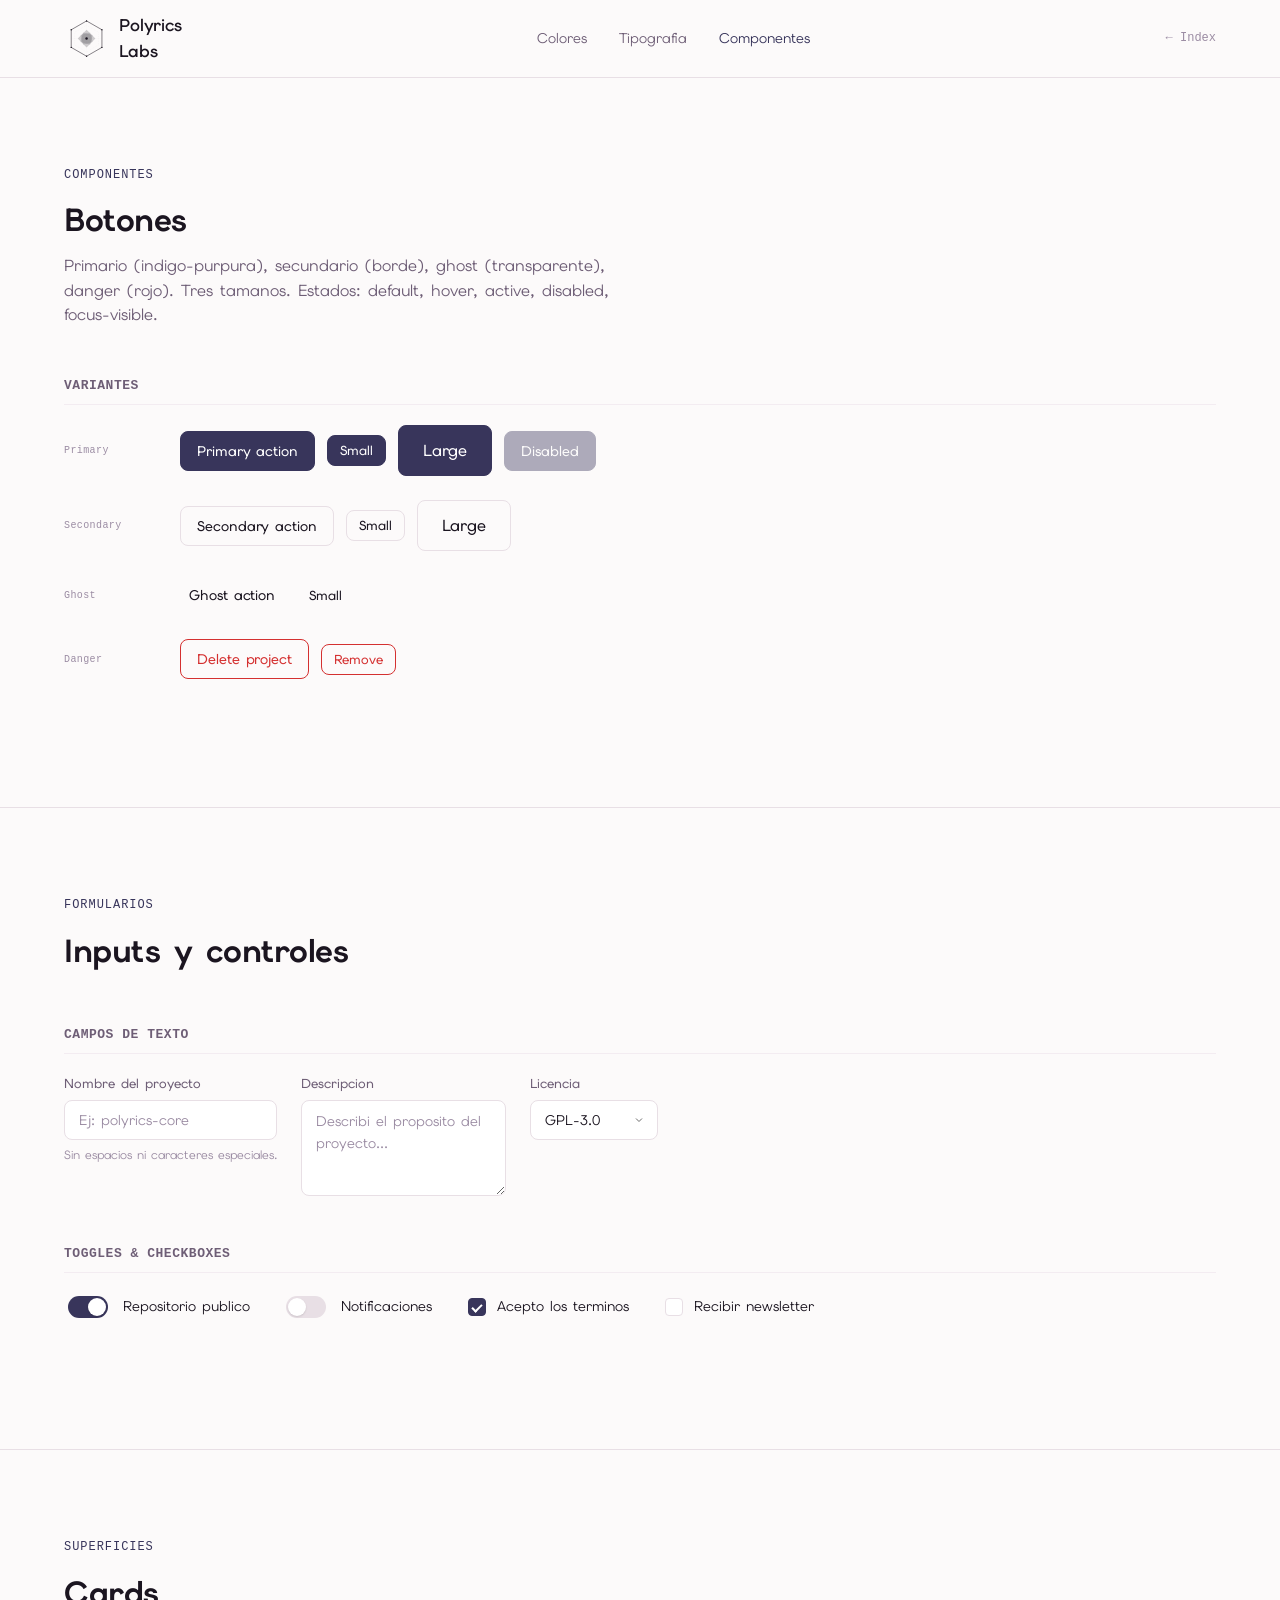
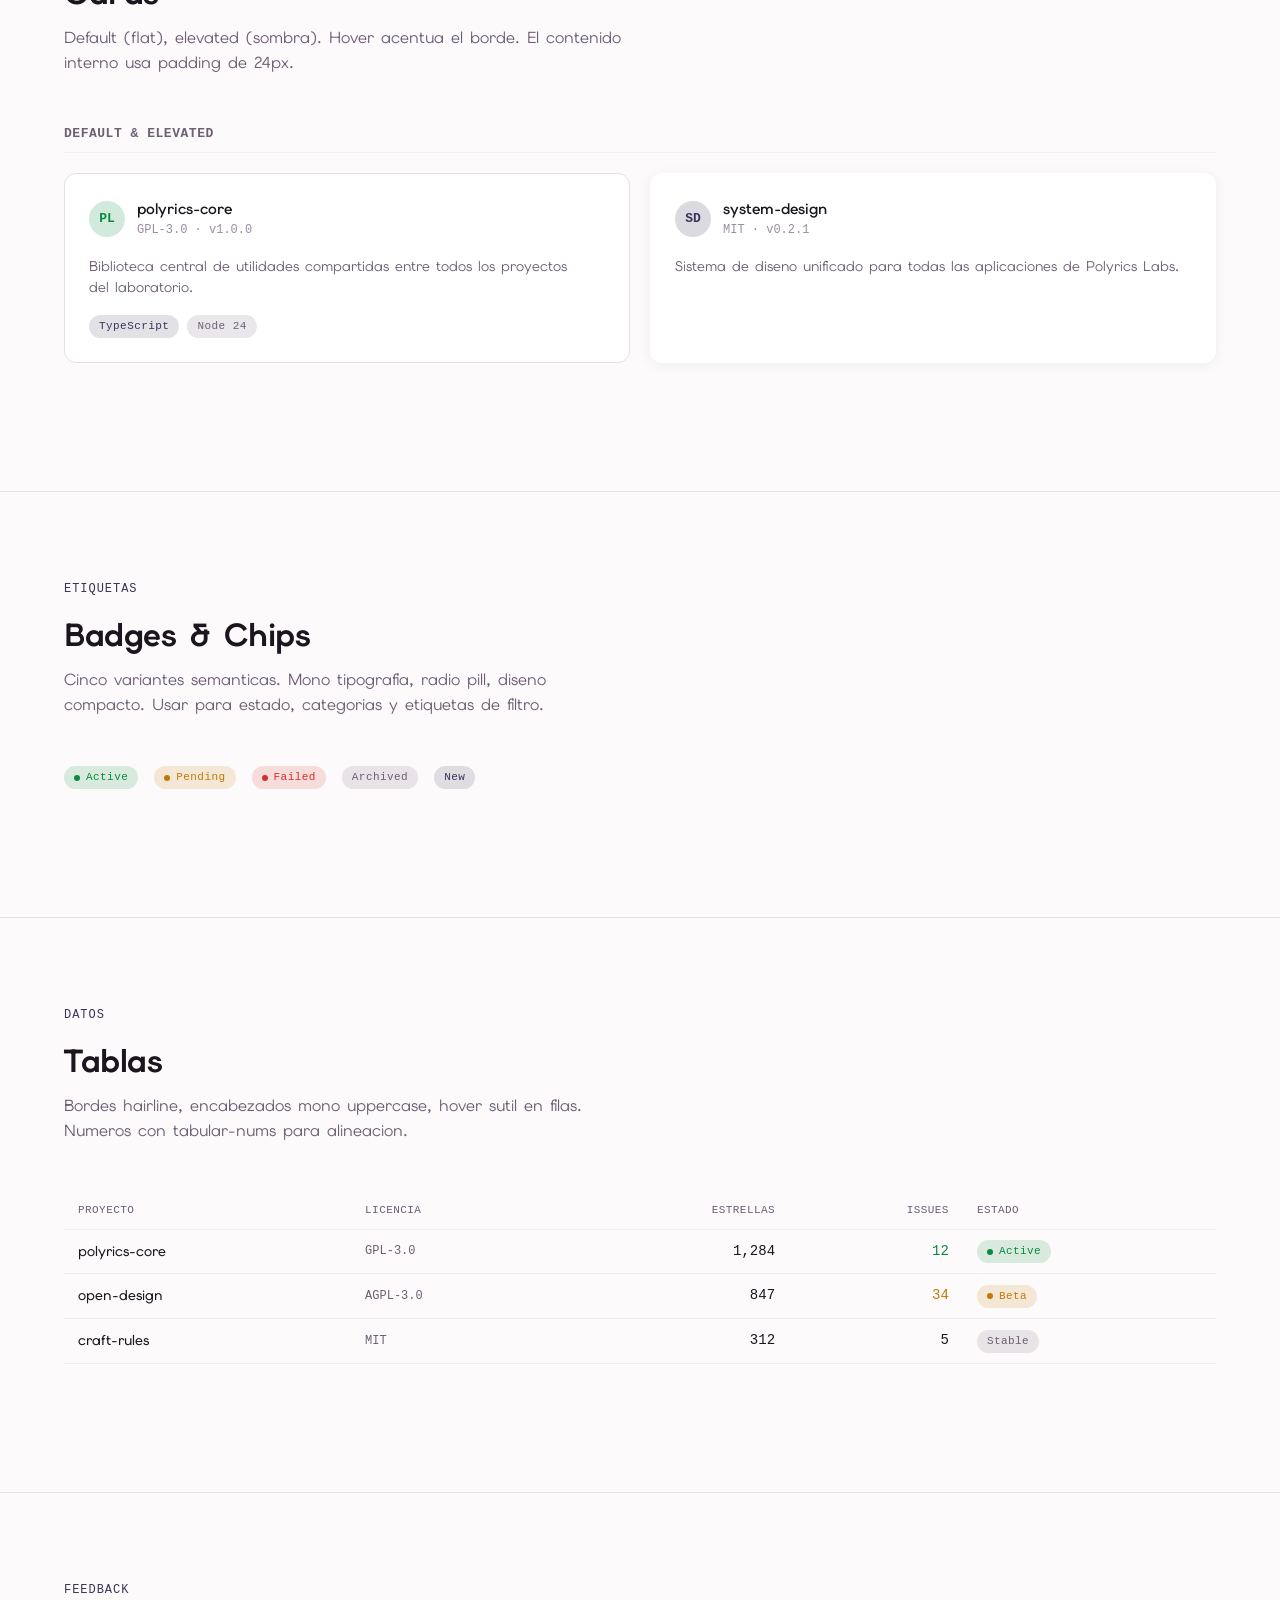
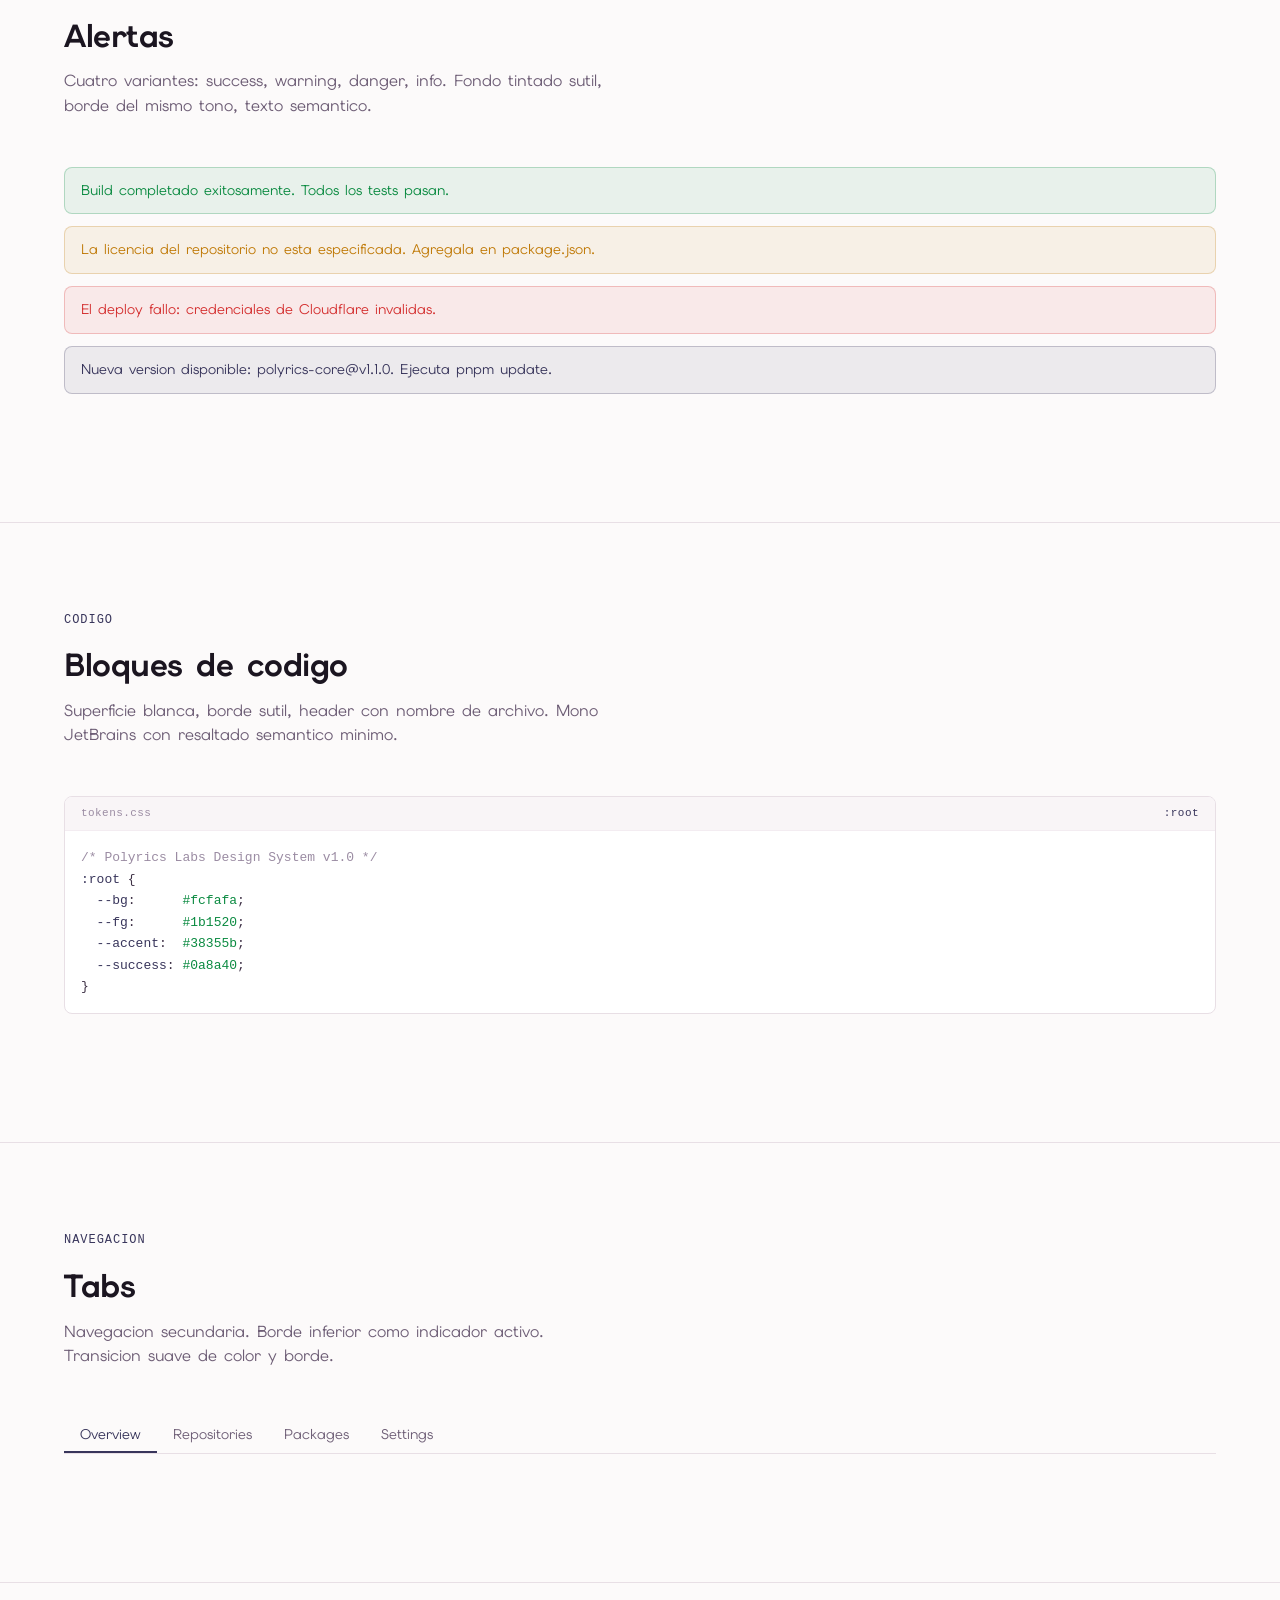
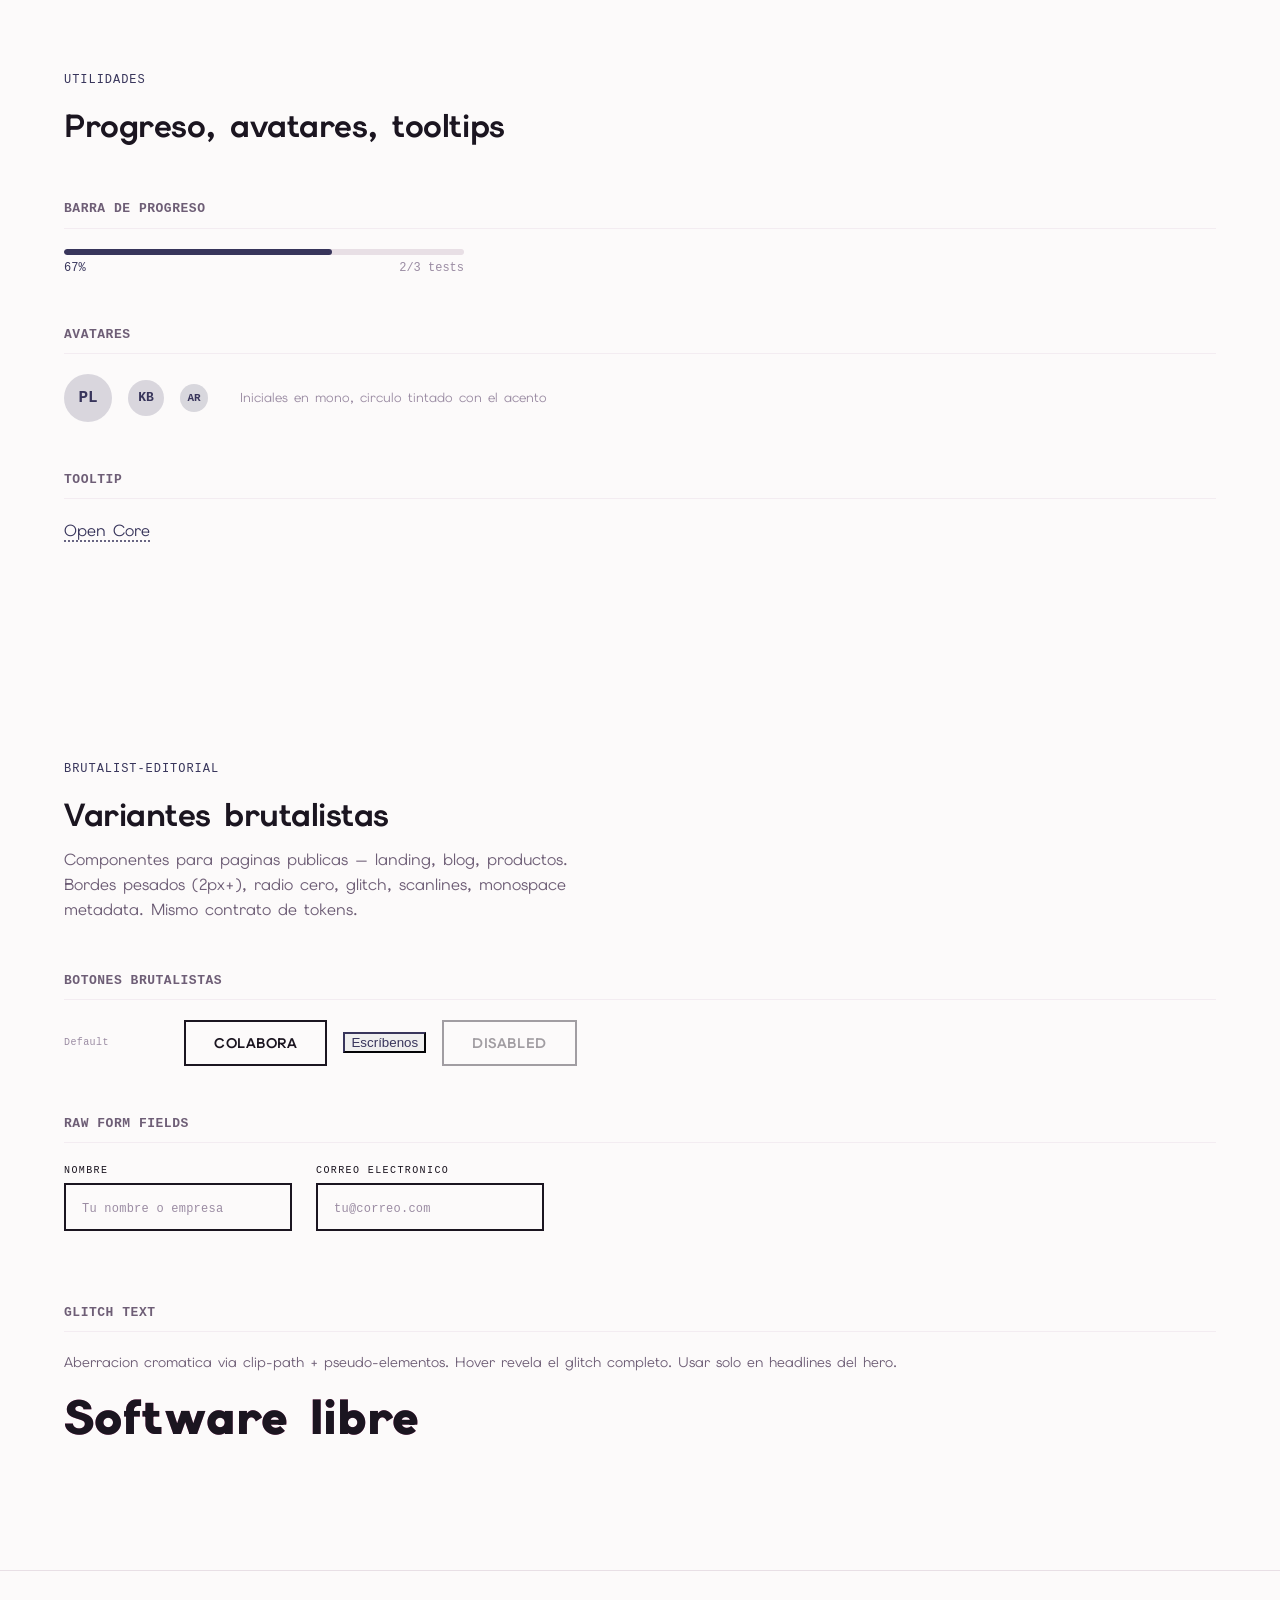
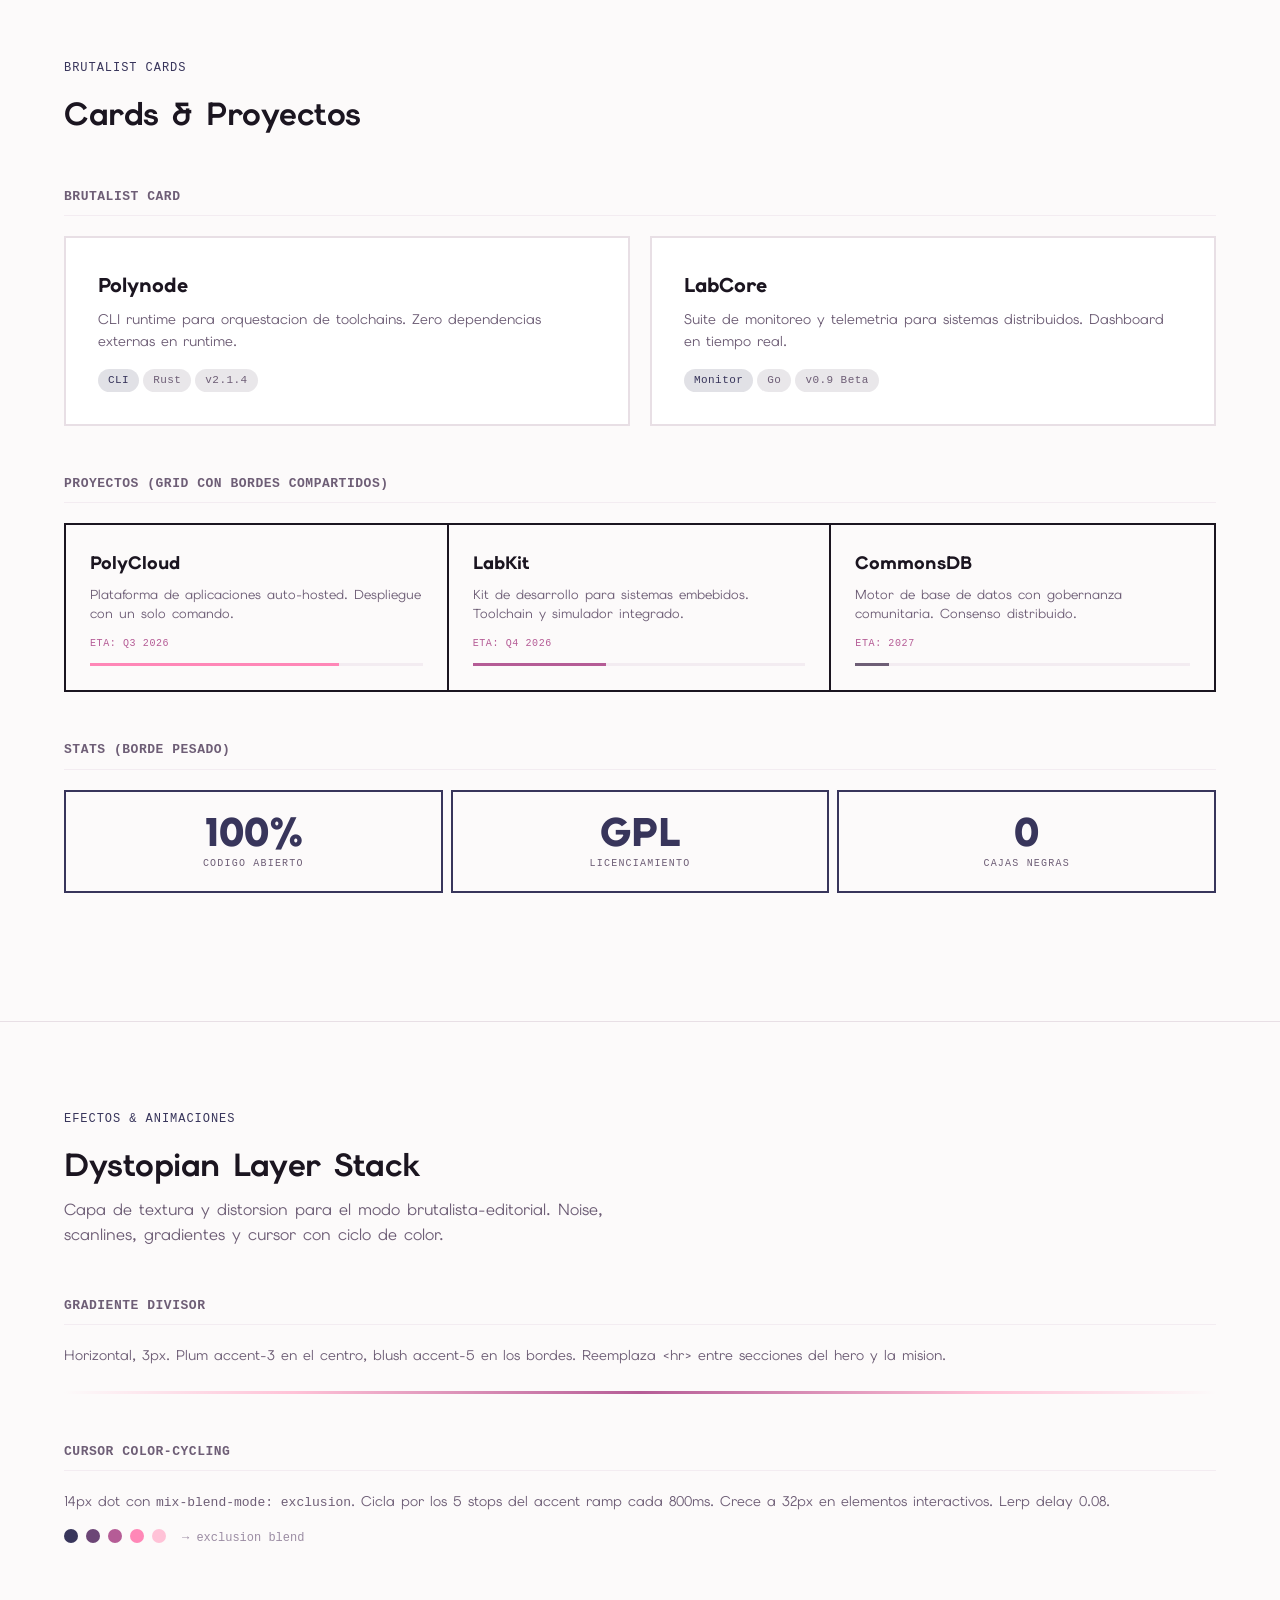
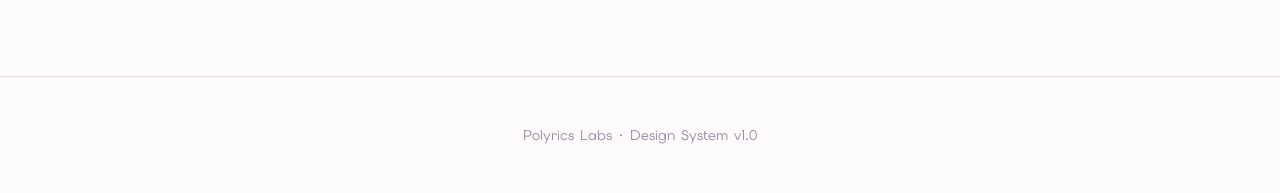
<file: components.html>
<!doctype html>
<html lang="es">
<head>
  <meta charset="utf-8" />
  <meta name="viewport" content="width=device-width, initial-scale=1" />
  <title>Polyrics Labs · Componentes</title>
  <style>
@font-face {
  font-family: 'Elms Sans';
  src: url('./assets/fonts/mpid18pd-ElmsSans-Thin.ttf') format('truetype');
  font-weight: 100;
  font-style: normal;
}
@font-face {
  font-family: 'Elms Sans';
  src: url('./assets/fonts/mpid18pf-ElmsSans-ThinItalic.ttf') format('truetype');
  font-weight: 100;
  font-style: italic;
}
@font-face {
  font-family: 'Elms Sans';
  src: url('./assets/fonts/mpid18n9-ElmsSans-ExtraLight.ttf') format('truetype');
  font-weight: 200;
  font-style: normal;
}
@font-face {
  font-family: 'Elms Sans';
  src: url('./assets/fonts/mpid18ng-ElmsSans-ExtraLightItalic.ttf') format('truetype');
  font-weight: 200;
  font-style: italic;
}
@font-face {
  font-family: 'Elms Sans';
  src: url('./assets/fonts/mpid18nk-ElmsSans-Light.ttf') format('truetype');
  font-weight: 300;
  font-style: normal;
}
@font-face {
  font-family: 'Elms Sans';
  src: url('./assets/fonts/mpid18no-ElmsSans-LightItalic.ttf') format('truetype');
  font-weight: 300;
  font-style: italic;
}
@font-face {
  font-family: 'Elms Sans';
  src: url('./assets/fonts/mpid18p4-ElmsSans-Regular.ttf') format('truetype');
  font-weight: 400;
  font-style: normal;
}
@font-face {
  font-family: 'Elms Sans';
  src: url('./assets/fonts/mpid18nk-ElmsSans-Italic.ttf') format('truetype');
  font-weight: 400;
  font-style: italic;
}
@font-face {
  font-family: 'Elms Sans';
  src: url('./assets/fonts/mpid18np-ElmsSans-Medium.ttf') format('truetype');
  font-weight: 500;
  font-style: normal;
}
@font-face {
  font-family: 'Elms Sans';
  src: url('./assets/fonts/mpid18p3-ElmsSans-MediumItalic.ttf') format('truetype');
  font-weight: 500;
  font-style: italic;
}
@font-face {
  font-family: 'Elms Sans';
  src: url('./assets/fonts/mpid18p8-ElmsSans-SemiBold.ttf') format('truetype');
  font-weight: 600;
  font-style: normal;
}
@font-face {
  font-family: 'Elms Sans';
  src: url('./assets/fonts/mpid18p9-ElmsSans-SemiBoldItalic.ttf') format('truetype');
  font-weight: 600;
  font-style: italic;
}
@font-face {
  font-family: 'Elms Sans';
  src: url('./assets/fonts/mpid18mx-ElmsSans-Bold.ttf') format('truetype');
  font-weight: 700;
  font-style: normal;
}
@font-face {
  font-family: 'Elms Sans';
  src: url('./assets/fonts/mpid18mz-ElmsSans-BoldItalic.ttf') format('truetype');
  font-weight: 700;
  font-style: italic;
}
@font-face {
  font-family: 'Elms Sans';
  src: url('./assets/fonts/mpid18n4-ElmsSans-ExtraBold.ttf') format('truetype');
  font-weight: 800;
  font-style: normal;
}
@font-face {
  font-family: 'Elms Sans';
  src: url('./assets/fonts/mpid18n9-ElmsSans-ExtraBoldItalic.ttf') format('truetype');
  font-weight: 800;
  font-style: italic;
}
@font-face {
  font-family: 'Elms Sans';
  src: url('./assets/fonts/mpid18mi-ElmsSans-Black.ttf') format('truetype');
  font-weight: 900;
  font-style: normal;
}
@font-face {
  font-family: 'Elms Sans';
  src: url('./assets/fonts/mpid18ml-ElmsSans-BlackItalic.ttf') format('truetype');
  font-weight: 900;
  font-style: italic;
}
    :root {
      --bg: #fcfafa;
      --surface: #ffffff;
      --surface-warm: #f9f5f7;
      --fg: #1b1520;
      --fg-2: #3d3045;
      --muted: #6e5e76;
      --meta: #9b8ca3;
      --border: #e8dfe5;
      --border-soft: #f3ecf1;
      --accent: #38355b;
      --accent-on: #ffffff;
      --accent-2: #6c4676;
      --accent-3: #b55c96;
      --accent-4: #ff87b7;
      --accent-5: #ffc2d7;
      --accent-soft: color-mix(in oklch, var(--accent-5) 35%, transparent);
      --accent-hover: color-mix(in oklab, var(--accent), white 16%);
      --accent-active: color-mix(in oklab, var(--accent), white 24%);
      --success: #0a8a40;
      --warn: #c07a08;
      --danger: #d43030;
      --font-display: "Elms Sans", system-ui, -apple-system, sans-serif;
      --font-body: "Elms Sans", system-ui, -apple-system, sans-serif;
      --font-mono: "JetBrains Mono", "IBM Plex Mono", ui-monospace, monospace;
      --text-xs: 12px;
      --text-sm: 14px;
      --text-base: 16px;
      --text-lg: 20px;
      --text-xl: 24px;
      --text-2xl: 32px;
      --text-3xl: 48px;
      --text-4xl: 64px;
      --leading-body: 1.55;
      --leading-tight: 1.1;
      --tracking-display: -0.02em;
      --space-1: 4px;
      --space-2: 8px;
      --space-3: 12px;
      --space-4: 16px;
      --space-5: 20px;
      --space-6: 24px;
      --space-8: 32px;
      --space-12: 48px;
      --space-20: 80px;
      --section-y-desktop: 80px;
      --section-y-tablet: 48px;
      --section-y-phone: 32px;
      --radius-sm: 8px;
      --radius-md: 12px;
      --radius-lg: 16px;
      --radius-pill: 9999px;
      --elev-flat: none;
      --elev-ring: 0 0 0 1px var(--border);
      --elev-raised: 0 2px 12px rgba(56,53,91,0.07);
      --focus-ring: 0 0 0 3px color-mix(in oklab, var(--accent), transparent 60%);
      --motion-fast: 150ms;
      --motion-base: 200ms;
      --ease-standard: cubic-bezier(0.2, 0, 0, 1);
      --container-max: 1200px;
      --container-gutter-desktop: 24px;
      --container-gutter-tablet: 16px;
      --container-gutter-phone: 12px;

    *, *::before, *::after { box-sizing: border-box; }
    html { -webkit-text-size-adjust: 100%; }
    body {
      margin: 0; background: var(--bg); color: var(--fg);
      font-family: var(--font-body); font-size: var(--text-base);
      line-height: var(--leading-body); -webkit-font-smoothing: antialiased;
    }
    h1, h2, h3, h4 { text-wrap: balance; margin: 0; }
    p { text-wrap: pretty; margin: 0; }
    a { color: inherit; text-decoration: none; }

    .container {
      max-width: var(--container-max);
      margin-inline: auto;
      padding-inline: var(--container-gutter-desktop);
    }

    .topnav {
      position: sticky; top: 0; z-index: 10;
      background: color-mix(in oklab, var(--bg) 92%, transparent);
      backdrop-filter: blur(14px);
      border-bottom: 1px solid var(--border);
    }
    .topnav-inner {
      display: flex; align-items: center; justify-content: space-between;
      padding-block: 12px;
    }
    .topnav .nav-brand {
      display: flex; align-items: center; gap: 10px;
    }
    .topnav .nav-logo { width: 24px; height: 24px; }
    .topnav .nav-name {
      font-family: var(--font-display); font-size: 17px;
      font-weight: 600; letter-spacing: -0.01em;
    }
    .topnav nav { display: flex; gap: var(--space-8); }
    .topnav nav a {
      font-size: 14px; color: var(--muted);
      transition: color var(--motion-fast) var(--ease-standard);
    }
    .topnav nav a:hover, .topnav nav a.active { color: var(--accent); }
    .topnav .back-link { font-family: var(--font-mono); font-size: 12px; color: var(--meta); }

    .section { padding-block: var(--space-20); }
    .rule { border: 0; border-top: 1px solid var(--border); margin: 0; }

    .section-header { margin-bottom: var(--space-12); }
    .section-header .eyebrow {
      font-family: var(--font-mono); font-size: 12px; letter-spacing: 0.08em;
      text-transform: uppercase; color: var(--accent); margin-bottom: var(--space-3);
    }
    .section-header h2 {
      font-family: var(--font-display); font-size: var(--text-2xl);
      letter-spacing: -0.015em;
    }
    .section-header p { color: var(--muted); margin-top: var(--space-2); max-width: 56ch; }

    .comp-group { margin-bottom: var(--space-12); }
    .comp-group h3 {
      font-family: var(--font-mono); font-size: 13px; letter-spacing: 0.04em;
      text-transform: uppercase; color: var(--muted);
      margin-bottom: var(--space-5); padding-bottom: var(--space-2);
      border-bottom: 1px solid var(--border-soft);
    }

    .comp-grid {
      display: flex; flex-wrap: wrap; gap: var(--space-3); align-items: center;
      margin-bottom: var(--space-6);
    }
    .comp-label {
      font-family: var(--font-mono); font-size: 10px; letter-spacing: 0.04em;
      color: var(--meta); margin-right: var(--space-6); min-width: 80px;
    }

    .btn {
      display: inline-flex; align-items: center; gap: 8px;
      padding: 10px 16px;
      border-radius: var(--radius-sm);
      border: 1px solid transparent;
      font-family: var(--font-body); font-size: 14px; font-weight: 500;
      letter-spacing: -0.005em;
      cursor: pointer;
      transition: background var(--motion-fast) var(--ease-standard),
                  border-color var(--motion-fast) var(--ease-standard),
                  transform 0.05s ease;
    }
    .btn:active { transform: translateY(1px); }
    .btn:focus-visible { box-shadow: var(--focus-ring); outline: none; }
    .btn-primary { background: var(--accent); color: var(--accent-on); border-color: var(--accent); }
    .btn-primary:hover { background: var(--accent-hover); }
    .btn-primary:disabled { opacity: 0.4; cursor: not-allowed; }
    .btn-secondary { background: transparent; color: var(--fg); border-color: var(--border); }
    .btn-secondary:hover { border-color: var(--fg-2); background: var(--surface-warm); }
    .btn-ghost { background: transparent; color: var(--fg); border-color: transparent; padding-inline: 8px; }
    .btn-ghost:hover { color: var(--accent); background: color-mix(in oklab, var(--accent), transparent 94%); }
    .btn-danger { background: transparent; color: var(--danger); border-color: var(--danger); }
    .btn-danger:hover { background: color-mix(in oklab, var(--danger), transparent 90%); }
    .btn-sm { padding: 6px 12px; font-size: 13px; }
    .btn-lg { padding: 14px 24px; font-size: 16px; }

    .field { display: flex; flex-direction: column; gap: 6px; max-width: 360px; }
    .field-label { font-size: 13px; color: var(--muted); font-weight: 500; }
    .field-help { font-size: 12px; color: var(--meta); }
    .input, .textarea, .select {
      width: 100%; padding: 10px 14px;
      border: 1px solid var(--border); border-radius: var(--radius-sm);
      background: var(--surface); color: var(--fg);
      font-family: var(--font-body); font-size: 14px;
      transition: border-color var(--motion-fast) var(--ease-standard);
    }
    .input::placeholder, .textarea::placeholder { color: var(--meta); }
    .input:focus, .textarea:focus, .select:focus {
      border-color: var(--accent); box-shadow: var(--focus-ring); outline: none;
    }
    .textarea { min-height: 96px; resize: vertical; line-height: var(--leading-body); }
    .select { cursor: pointer; appearance: none; background-image: url("data:image/svg+xml,%3Csvg xmlns='http://www.w3.org/2000/svg' width='12' height='12' viewBox='0 0 24 24' fill='none' stroke='%236b6b6b' stroke-width='2'%3E%3Cpath d='M6 9l6 6 6-6'/%3E%3C/svg%3E"); background-repeat: no-repeat; background-position: right 12px center; padding-right: 36px; }

    .toggle-row { display: flex; align-items: center; gap: var(--space-3); }
    .toggle {
      appearance: none; width: 40px; height: 22px;
      background: var(--border); border-radius: var(--radius-pill);
      cursor: pointer; position: relative;
      transition: background var(--motion-fast) var(--ease-standard);
    }
    .toggle::after {
      content: ''; position: absolute; top: 2px; left: 2px;
      width: 18px; height: 18px; background: var(--surface);
      border-radius: 50%; transition: transform var(--motion-fast) var(--ease-standard);
      box-shadow: 0 1px 2px rgba(0,0,0,0.12);
    }
    .toggle:checked { background: var(--accent); }
    .toggle:checked::after { transform: translateX(18px); background: var(--accent-on); }
    .toggle:focus-visible { box-shadow: var(--focus-ring); outline: none; }

    .checkbox-row { display: flex; align-items: center; gap: var(--space-2); }
    .checkbox {
      appearance: none; width: 18px; height: 18px;
      border: 1px solid var(--border); border-radius: 4px;
      background: var(--surface); cursor: pointer;
      display: grid; place-items: center;
      transition: background var(--motion-fast) var(--ease-standard),
                  border-color var(--motion-fast) var(--ease-standard);
    }
    .checkbox:checked { background: var(--accent); border-color: var(--accent); }
    .checkbox:checked::after {
      content: ''; width: 6px; height: 10px;
      border: solid var(--accent-on); border-width: 0 2px 2px 0;
      transform: rotate(45deg); margin-top: -1px;
    }
    .checkbox:focus-visible { box-shadow: var(--focus-ring); outline: none; }

    .card {
      background: var(--surface); border: 1px solid var(--border);
      border-radius: var(--radius-md); padding: var(--space-6);
      transition: border-color var(--motion-fast) var(--ease-standard),
                  box-shadow var(--motion-fast) var(--ease-standard);
    }
    .card:hover { border-color: var(--accent); }
    .card-elevated { box-shadow: var(--elev-raised); border-color: transparent; }

    .badge {
      display: inline-flex; align-items: center; gap: 6px;
      padding: 3px 10px; border-radius: var(--radius-pill);
      font-family: var(--font-mono); font-size: 11px;
      letter-spacing: 0.04em; font-weight: 500;
    }
    .badge-success { background: color-mix(in oklab, var(--success), transparent 85%); color: var(--success); }
    .badge-warn { background: color-mix(in oklab, var(--warn), transparent 85%); color: var(--warn); }
    .badge-danger { background: color-mix(in oklab, var(--danger), transparent 85%); color: var(--danger); }
    .badge-muted { background: color-mix(in oklab, var(--muted), transparent 85%); color: var(--muted); }
    .badge-accent { background: color-mix(in oklab, var(--accent), transparent 85%); color: var(--accent); }

    .badge-dot { width: 6px; height: 6px; border-radius: 50%; flex-shrink: 0; }

    .ds-table { width: 100%; border-collapse: collapse; font-size: 14px; }
    .ds-table th, .ds-table td {
      padding: 10px 14px; text-align: left; border-bottom: 1px solid var(--border-soft);
    }
    .ds-table th {
      color: var(--muted); font-weight: 500; font-family: var(--font-mono);
      font-size: 11px; letter-spacing: 0.04em; text-transform: uppercase;
    }
    .ds-table tbody tr:hover { background: var(--surface-warm); }
    .ds-table .num-col { font-family: var(--font-mono); font-variant-numeric: tabular-nums; text-align: right; }

    .alert {
      display: flex; align-items: flex-start; gap: var(--space-3);
      padding: var(--space-3) var(--space-4);
      border-radius: var(--radius-sm); font-size: 14px;
      border: 1px solid;
    }
    .alert-success { background: color-mix(in oklab, var(--success), transparent 92%); color: var(--success); border-color: color-mix(in oklab, var(--success), transparent 75%); }
    .alert-warn { background: color-mix(in oklab, var(--warn), transparent 92%); color: var(--warn); border-color: color-mix(in oklab, var(--warn), transparent 75%); }
    .alert-danger { background: color-mix(in oklab, var(--danger), transparent 92%); color: var(--danger); border-color: color-mix(in oklab, var(--danger), transparent 75%); }
    .alert-info { background: color-mix(in oklab, var(--accent), transparent 92%); color: var(--accent); border-color: color-mix(in oklab, var(--accent), transparent 75%); }

    .code-block {
      background: var(--surface); border: 1px solid var(--border);
      border-radius: var(--radius-sm); overflow: hidden;
    }
    .code-block-header {
      display: flex; align-items: center; justify-content: space-between;
      padding: var(--space-2) var(--space-4);
      background: var(--surface-warm); border-bottom: 1px solid var(--border-soft);
    }
    .code-block-header span {
      font-family: var(--font-mono); font-size: 11px;
      letter-spacing: 0.04em; color: var(--meta);
    }
    .code-block pre {
      font-family: var(--font-mono); font-size: 13px;
      line-height: 1.65; color: var(--fg-2);
      margin: 0; padding: var(--space-4);
      overflow-x: auto; white-space: pre;
    }
    .code-block pre .kw { color: var(--accent); }
    .code-block pre .str { color: var(--success); }
    .code-block pre .cmt { color: var(--meta); }

    .tabs { display: flex; gap: 0; border-bottom: 1px solid var(--border); margin-bottom: var(--space-6); }
    .tab {
      padding: var(--space-2) var(--space-4);
      font-size: 14px; color: var(--muted); cursor: pointer;
      border-bottom: 2px solid transparent;
      transition: color var(--motion-fast) var(--ease-standard),
                  border-color var(--motion-fast) var(--ease-standard);
      background: none; border-top: none; border-left: none; border-right: none;
      font-family: var(--font-body);
    }
    .tab:hover { color: var(--fg); }
    .tab.active { color: var(--accent); border-bottom-color: var(--accent); }

    .tooltip-wrap { position: relative; display: inline-flex; }
    .tooltip {
      position: absolute; bottom: calc(100% + 8px); left: 50%; transform: translateX(-50%);
      background: var(--fg); color: var(--bg);
      border-radius: var(--radius-sm);
      padding: 6px 12px; font-size: 12px; white-space: nowrap;
      pointer-events: none; opacity: 0;
      transition: opacity var(--motion-fast) var(--ease-standard);
    }
    .tooltip-wrap:hover .tooltip { opacity: 1; }

    .progress-track {
      height: 6px; background: var(--border); border-radius: var(--radius-pill);
      overflow: hidden; width: 100%;
    }
    .progress-fill {
      height: 100%; background: var(--accent); border-radius: var(--radius-pill);
      transition: width var(--motion-base) var(--ease-standard);
    }

    .avatar {
      width: 36px; height: 36px; border-radius: 50%;
      background: color-mix(in oklab, var(--accent), transparent 82%);
      display: grid; place-items: center;
      font-family: var(--font-mono); font-size: 13px; color: var(--accent);
      font-weight: 600;
    }
    .avatar-sm { width: 28px; height: 28px; font-size: 11px; }
    .avatar-lg { width: 48px; height: 48px; font-size: 16px; }

    .pagefoot {
      padding-block: var(--space-12); border-top: 1px solid var(--border);
      color: var(--meta); font-size: var(--text-sm); text-align: center;
    }
  
    /* ─── Brutalist variants ─────────────────────────────────────────── */
    .btn-brutal {
      display: inline-flex; align-items: center; gap: 8px;
      padding: 12px 28px;
      border: 2px solid var(--fg);
      border-radius: 0;
      background: transparent;
      color: var(--fg);
      font-family: var(--font-display); font-size: 14px; font-weight: 700;
      letter-spacing: 0.04em; text-transform: uppercase;
      cursor: pointer;
      transition: background var(--motion-fast) var(--ease-standard), color var(--motion-fast) var(--ease-standard), border-color var(--motion-fast) var(--ease-standard);
    }
    .btn-brutal:hover { background: var(--fg); color: var(--bg); }
    .btn-brutal-accent { border-color: var(--accent); color: var(--accent); }
    .btn-brutal-accent:hover { background: var(--accent); color: var(--accent-on); }

    .field-brutal { display: block; margin-bottom: var(--space-6); }
    .field-brutal-label { display: block; font-family: var(--font-mono); font-size: 10px; letter-spacing: 0.14em; text-transform: uppercase; color: var(--fg); margin-bottom: var(--space-1); }
    .input-brutal { width: 100%; padding: 12px 16px; border: 2px solid var(--fg); border-radius: 0; background: transparent; font-family: var(--font-body); font-size: 15px; color: var(--fg); outline: none; transition: border-color var(--motion-fast) var(--ease-standard), background var(--motion-fast) var(--ease-standard); }
    .input-brutal:focus { border-color: var(--accent-3); background: color-mix(in oklch, var(--accent-5) 15%, transparent); }
    .input-brutal::placeholder { color: var(--meta); font-family: var(--font-mono); font-size: 12px; letter-spacing: 0.02em; }

    .card-brutal { background: var(--surface); border: 2px solid var(--border); border-radius: 0; padding: var(--space-8); transition: border-color var(--motion-base) var(--ease-standard), transform var(--motion-base) var(--ease-standard), box-shadow var(--motion-base) var(--ease-standard); }
    .card-brutal:hover { border-color: var(--accent); transform: translateY(-3px); box-shadow: 0 8px 32px color-mix(in oklab, var(--accent), transparent 88%); }

    .glitch-demo { font-family: var(--font-display); font-size: 48px; font-weight: 900; line-height: 1; position: relative; display: inline-block; }
    .glitch-demo::before, .glitch-demo::after { content: attr(data-text); position: absolute; top: 0; left: 0; width: 100%; height: 100%; opacity: 0.6; }
    .glitch-demo::before { color: var(--accent-3); z-index: -1; animation: glitch-d1 3s infinite linear alternate-reverse; }
    .glitch-demo::after { color: var(--accent-4); z-index: -2; animation: glitch-d2 2.7s 0.4s infinite linear alternate-reverse; }
    @keyframes glitch-d1 { 0% { clip-path: inset(20% 0 60% 0); transform: translate(-3px,-2px); } 20% { clip-path: inset(60% 0 20% 0); transform: translate(2px,3px); } 40% { clip-path: inset(30% 0 40% 0); transform: translate(-1px,-1px); } 60% { clip-path: inset(50% 0 10% 0); transform: translate(4px,1px); } 80% { clip-path: inset(10% 0 70% 0); transform: translate(-2px,2px); } 100% { clip-path: inset(40% 0 30% 0); transform: translate(0,0); } }
    @keyframes glitch-d2 { 0% { clip-path: inset(40% 0 30% 0); transform: translate(2px,-1px); } 20% { clip-path: inset(10% 0 70% 0); transform: translate(-3px,2px); } 40% { clip-path: inset(70% 0 10% 0); transform: translate(1px,1px); } 60% { clip-path: inset(30% 0 50% 0); transform: translate(-2px,-2px); } 80% { clip-path: inset(50% 0 20% 0); transform: translate(3px,-1px); } 100% { clip-path: inset(20% 0 60% 0); transform: translate(0,0); } }

    .proj-brutal-grid { display: grid; grid-template-columns: repeat(3, 1fr); gap: 0; border: 2px solid var(--fg); border-bottom: 0; }
    @media (max-width: 860px) { .proj-brutal-grid { grid-template-columns: 1fr; border-right: 2px solid var(--fg); } }
    .proj-brutal { padding: var(--space-6); border-right: 2px solid var(--fg); border-bottom: 2px solid var(--fg); }
    .proj-brutal:nth-child(3n) { border-right: 0; }
    @media (max-width: 860px) { .proj-brutal { border-right: 0; } }
    .proj-brutal h4 { font-family: var(--font-display); font-size: 18px; font-weight: 800; margin-bottom: var(--space-2); }
    .proj-brutal p { color: var(--muted); font-size: 13px; line-height: 1.5; margin-bottom: var(--space-3); }
    .proj-brutal .proj-brutal-eta { font-family: var(--font-mono); font-size: 10px; color: var(--accent-3); letter-spacing: 0.06em; }
    .proj-brutal .proj-brutal-bar { margin-top: var(--space-3); height: 3px; background: var(--border-soft); }

    .stat-brutal-grid { display: grid; grid-template-columns: repeat(3, 1fr); gap: var(--space-2); }
    @media (max-width: 640px) { .stat-brutal-grid { grid-template-columns: 1fr; } }
    .stat-brutal { border: 2px solid var(--accent); padding: var(--space-5) var(--space-6); text-align: center; }
    .stat-brutal .stat-brutal-num { font-family: var(--font-display); font-size: 40px; font-weight: 900; line-height: 1; color: var(--accent); }
    .stat-brutal .stat-brutal-label { font-family: var(--font-mono); font-size: 10px; letter-spacing: 0.12em; text-transform: uppercase; color: var(--muted); margin-top: var(--space-1); }
  </style>
</head>
<body>
  <header class="topnav">
    <div class="container topnav-inner">
      <a class="nav-brand" href="index.html">
          <svg viewBox="0 0 256 256" fill="none" xmlns="http://www.w3.org/2000/svg">
  <polygon points="128,28 215,78 215,178 128,228 41,178 41,78" stroke="currentColor" stroke-width="3" stroke-linejoin="round"/>
  <polygon points="128,52 195,92 195,164 128,204 61,164 61,92" stroke="currentColor" stroke-width="1" opacity="0.18" stroke-dasharray="4 6"/>
  <line x1="128" y1="28" x2="128" y2="228" stroke="currentColor" stroke-width="0.6" opacity="0.12"/>
  <line x1="41" y1="128" x2="215" y2="128" stroke="currentColor" stroke-width="0.6" opacity="0.12"/>
  <line x1="51" y1="73" x2="205" y2="183" stroke="currentColor" stroke-width="0.4" opacity="0.07"/>
  <line x1="205" y1="73" x2="51" y2="183" stroke="currentColor" stroke-width="0.4" opacity="0.07"/>
  <g transform="rotate(0, 128, 128)"><polygon points="128,78 178,128 128,178 78,128" fill="currentColor" opacity="0.20"/></g>
  <g transform="rotate(60, 128, 128)"><polygon points="128,88 168,128 128,168 88,128" fill="currentColor" opacity="0.15"/></g>
  <g transform="rotate(-60, 128, 128)"><polygon points="128,88 168,128 128,168 88,128" fill="currentColor" opacity="0.12"/></g>
  <circle cx="128" cy="128" r="7" fill="currentColor"/>
  <circle cx="128" cy="28" r="4" fill="currentColor"/>
  <circle cx="215" cy="78" r="4" fill="currentColor"/>
  <circle cx="215" cy="178" r="4" fill="currentColor"/>
  <circle cx="128" cy="228" r="4" fill="currentColor"/>
  <circle cx="41" cy="178" r="4" fill="currentColor"/>
  <circle cx="41" cy="78" r="4" fill="currentColor"/>
</svg>
        <span class="nav-name">Polyrics Labs</span>
      </a>
      <nav>
        <a href="colors.html">Colores</a>
        <a href="typography.html">Tipografia</a>
        <a class="active" href="components.html">Componentes</a>
      </nav>
      <a class="back-link" href="index.html">&larr; Index</a>
    </div>
  </header>

  <main>
    <section class="section" id="buttons">
      <div class="container">
        <div class="section-header">
            <p class="eyebrow">Componentes</p>
            <h2>Botones</h2>
            <p>Primario (indigo-purpura), secundario (borde), ghost (transparente), danger (rojo). Tres tamanos. Estados: default, hover, active, disabled, focus-visible.</p>
        </div>

        <div class="comp-group">
          <h3>Variantes</h3>
          <div class="comp-grid">
            <span class="comp-label">Primary</span>
            <button class="btn btn-primary">Primary action</button>
            <button class="btn btn-primary btn-sm">Small</button>
            <button class="btn btn-primary btn-lg">Large</button>
            <button class="btn btn-primary" disabled>Disabled</button>
          </div>
          <div class="comp-grid">
            <span class="comp-label">Secondary</span>
            <button class="btn btn-secondary">Secondary action</button>
            <button class="btn btn-secondary btn-sm">Small</button>
            <button class="btn btn-secondary btn-lg">Large</button>
          </div>
          <div class="comp-grid">
            <span class="comp-label">Ghost</span>
            <button class="btn btn-ghost">Ghost action</button>
            <button class="btn btn-ghost btn-sm">Small</button>
          </div>
          <div class="comp-grid">
            <span class="comp-label">Danger</span>
            <button class="btn btn-danger">Delete project</button>
            <button class="btn btn-danger btn-sm">Remove</button>
          </div>
        </div>
      </div>
    </section>

    <hr class="rule">

    <section class="section" id="inputs">
      <div class="container">
        <div class="section-header">
          <p class="eyebrow">Formularios</p>
          <h2>Inputs y controles</h2>
        </div>

        <div class="comp-group">
          <h3>Campos de texto</h3>
          <div style="display: flex; flex-wrap: wrap; gap: var(--space-6);">
            <div class="field">
              <label class="field-label" for="name">Nombre del proyecto</label>
              <input class="input" id="name" type="text" placeholder="Ej: polyrics-core" />
              <span class="field-help">Sin espacios ni caracteres especiales.</span>
            </div>
            <div class="field">
              <label class="field-label" for="desc">Descripcion</label>
              <textarea class="textarea" id="desc" placeholder="Describi el proposito del proyecto..."></textarea>
            </div>
            <div class="field">
              <label class="field-label" for="license">Licencia</label>
              <select class="select" id="license">
                <option>GPL-3.0</option>
                <option>MIT</option>
                <option>AGPL-3.0</option>
                <option>Apache 2.0</option>
              </select>
            </div>
          </div>
        </div>

        <div class="comp-group">
          <h3>Toggles &amp; Checkboxes</h3>
          <div style="display: flex; flex-wrap: wrap; gap: var(--space-8); align-items: center;">
            <div class="toggle-row">
              <input class="toggle" type="checkbox" id="public" checked />
              <label for="public" style="font-size: 14px;">Repositorio publico</label>
            </div>
            <div class="toggle-row">
              <input class="toggle" type="checkbox" id="notify" />
              <label for="notify" style="font-size: 14px;">Notificaciones</label>
            </div>
            <div class="checkbox-row">
              <input class="checkbox" type="checkbox" id="agree" checked />
              <label for="agree" style="font-size: 14px;">Acepto los terminos</label>
            </div>
            <div class="checkbox-row">
              <input class="checkbox" type="checkbox" id="news" />
              <label for="news" style="font-size: 14px;">Recibir newsletter</label>
            </div>
          </div>
        </div>
      </div>
    </section>

    <hr class="rule">

    <section class="section" id="cards">
      <div class="container">
        <div class="section-header">
          <p class="eyebrow">Superficies</p>
          <h2>Cards</h2>
          <p>Default (flat), elevated (sombra). Hover acentua el borde. El contenido interno usa padding de 24px.</p>
        </div>

        <div class="comp-group">
          <h3>Default &amp; Elevated</h3>
          <div style="display: grid; grid-template-columns: repeat(auto-fit, minmax(280px, 1fr)); gap: var(--space-5);">
            <div class="card">
              <div style="display: flex; align-items: center; gap: var(--space-3); margin-bottom: var(--space-4);">
                <div class="avatar" style="background: color-mix(in oklab, var(--success), transparent 82%); color: var(--success);">PL</div>
                <div>
                  <div style="font-weight: 600; font-size: 15px;">polyrics-core</div>
                  <div style="font-family: var(--font-mono); font-size: 12px; color: var(--meta);">GPL-3.0 &middot; v1.0.0</div>
                </div>
              </div>
              <p style="color: var(--muted); font-size: 14px; margin-bottom: var(--space-4);">Biblioteca central de utilidades compartidas entre todos los proyectos del laboratorio.</p>
              <div style="display: flex; gap: var(--space-2);">
                <span class="badge badge-accent">TypeScript</span>
                <span class="badge badge-muted">Node 24</span>
              </div>
            </div>
            <div class="card card-elevated">
              <div style="display: flex; align-items: center; gap: var(--space-3); margin-bottom: var(--space-4);">
                <div class="avatar">SD</div>
                <div>
                  <div style="font-weight: 600; font-size: 15px;">system-design</div>
                  <div style="font-family: var(--font-mono); font-size: 12px; color: var(--meta);">MIT &middot; v0.2.1</div>
                </div>
              </div>
              <p style="color: var(--muted); font-size: 14px;">Sistema de diseno unificado para todas las aplicaciones de Polyrics Labs.</p>
            </div>
          </div>
        </div>
      </div>
    </section>

    <hr class="rule">

    <section class="section" id="badges">
      <div class="container">
        <div class="section-header">
          <p class="eyebrow">Etiquetas</p>
          <h2>Badges &amp; Chips</h2>
          <p>Cinco variantes semanticas. Mono tipografia, radio pill, diseno compacto. Usar para estado, categorias y etiquetas de filtro.</p>
        </div>

        <div class="comp-group">
          <div class="comp-grid" style="gap: var(--space-4);">
            <span class="badge badge-success"><span class="badge-dot" style="background: var(--success);"></span>Active</span>
            <span class="badge badge-warn"><span class="badge-dot" style="background: var(--warn);"></span>Pending</span>
            <span class="badge badge-danger"><span class="badge-dot" style="background: var(--danger);"></span>Failed</span>
            <span class="badge badge-muted">Archived</span>
            <span class="badge badge-accent">New</span>
          </div>
        </div>
      </div>
    </section>

    <hr class="rule">

    <section class="section" id="tables">
      <div class="container">
        <div class="section-header">
          <p class="eyebrow">Datos</p>
          <h2>Tablas</h2>
          <p>Bordes hairline, encabezados mono uppercase, hover sutil en filas. Numeros con tabular-nums para alineacion.</p>
        </div>

        <div class="comp-group">
          <table class="ds-table">
            <thead>
              <tr>
                <th>Proyecto</th>
                <th>Licencia</th>
                <th class="num-col">Estrellas</th>
                <th class="num-col">Issues</th>
                <th>Estado</th>
              </tr>
            </thead>
            <tbody>
              <tr>
                <td style="font-weight: 500;">polyrics-core</td>
                <td style="font-family: var(--font-mono); font-size: 12px; color: var(--muted);">GPL-3.0</td>
                <td class="num-col">1,284</td>
                <td class="num-col" style="color: var(--success);">12</td>
                <td><span class="badge badge-success"><span class="badge-dot" style="background: var(--success);"></span>Active</span></td>
              </tr>
              <tr>
                <td style="font-weight: 500;">open-design</td>
                <td style="font-family: var(--font-mono); font-size: 12px; color: var(--muted);">AGPL-3.0</td>
                <td class="num-col">847</td>
                <td class="num-col" style="color: var(--warn);">34</td>
                <td><span class="badge badge-warn"><span class="badge-dot" style="background: var(--warn);"></span>Beta</span></td>
              </tr>
              <tr>
                <td style="font-weight: 500;">craft-rules</td>
                <td style="font-family: var(--font-mono); font-size: 12px; color: var(--muted);">MIT</td>
                <td class="num-col">312</td>
                <td class="num-col">5</td>
                <td><span class="badge badge-muted">Stable</span></td>
              </tr>
            </tbody>
          </table>
        </div>
      </div>
    </section>

    <hr class="rule">

    <section class="section" id="alerts">
      <div class="container">
        <div class="section-header">
          <p class="eyebrow">Feedback</p>
          <h2>Alertas</h2>
          <p>Cuatro variantes: success, warning, danger, info. Fondo tintado sutil, borde del mismo tono, texto semantico.</p>
        </div>

        <div class="comp-group" style="display: flex; flex-direction: column; gap: var(--space-3);">
          <div class="alert alert-success">Build completado exitosamente. Todos los tests pasan.</div>
          <div class="alert alert-warn">La licencia del repositorio no esta especificada. Agregala en package.json.</div>
          <div class="alert alert-danger">El deploy fallo: credenciales de Cloudflare invalidas.</div>
          <div class="alert alert-info">Nueva version disponible: polyrics-core@v1.1.0. Ejecuta pnpm update.</div>
        </div>
      </div>
    </section>

    <hr class="rule">

    <section class="section" id="code">
      <div class="container">
        <div class="section-header">
          <p class="eyebrow">Codigo</p>
          <h2>Bloques de codigo</h2>
          <p>Superficie blanca, borde sutil, header con nombre de archivo. Mono JetBrains con resaltado semantico minimo.</p>
        </div>

        <div class="comp-group">
          <div class="code-block">
            <div class="code-block-header">
              <span>tokens.css</span>
              <span style="color: var(--accent);">:root</span>
            </div>
            <pre><span class="cmt">/* Polyrics Labs Design System v1.0 */</span>
<span class="kw">:root</span> {
  <span class="kw">--bg</span>:      <span class="str">#fcfafa</span>;
  <span class="kw">--fg</span>:      <span class="str">#1b1520</span>;
  <span class="kw">--accent</span>:  <span class="str">#38355b</span>;
  <span class="kw">--success</span>: <span class="str">#0a8a40</span>;
}</pre>
          </div>
        </div>
      </div>
    </section>

    <hr class="rule">

    <section class="section" id="tabs-sec">
      <div class="container">
        <div class="section-header">
          <p class="eyebrow">Navegacion</p>
          <h2>Tabs</h2>
          <p>Navegacion secundaria. Borde inferior como indicador activo. Transicion suave de color y borde.</p>
        </div>

        <div class="comp-group">
          <div class="tabs">
            <button class="tab active">Overview</button>
            <button class="tab">Repositories</button>
            <button class="tab">Packages</button>
            <button class="tab">Settings</button>
          </div>
        </div>
      </div>
    </section>

    <hr class="rule">

    <section class="section" id="misc">
      <div class="container">
        <div class="section-header">
          <p class="eyebrow">Utilidades</p>
          <h2>Progreso, avatares, tooltips</h2>
        </div>

        <div class="comp-group">
          <h3>Barra de progreso</h3>
          <div style="max-width: 400px; margin-bottom: var(--space-6);">
            <div class="progress-track">
              <div class="progress-fill" style="width: 67%;"></div>
            </div>
            <div style="display: flex; justify-content: space-between; margin-top: var(--space-1);">
              <span style="font-family: var(--font-mono); font-size: 12px; color: var(--accent);">67%</span>
              <span style="font-family: var(--font-mono); font-size: 12px; color: var(--meta);">2/3 tests</span>
            </div>
          </div>
        </div>

        <div class="comp-group">
          <h3>Avatares</h3>
          <div class="comp-grid" style="gap: var(--space-4);">
            <div class="avatar avatar-lg">PL</div>
            <div class="avatar">KB</div>
            <div class="avatar avatar-sm">AR</div>
            <span style="color: var(--meta); font-size: 13px; margin-left: var(--space-4);">Iniciales en mono, circulo tintado con el acento</span>
          </div>
        </div>

        <div class="comp-group">
          <h3>Tooltip</h3>
          <div class="comp-grid">
            <div class="tooltip-wrap">
              <span style="color: var(--accent); cursor: help; text-decoration: underline; text-decoration-style: dotted; text-underline-offset: 4px;">Open Core</span>
              <div class="tooltip">Funcionalidad libre. Custom Features de pago.</div>
            </div>
          </div>
        </div>
      </div>
    </section>


    <section class="section" data-od-id="brutalist">
      <div class="container">
        <div class="section-header">
            <p class="eyebrow">Brutalist-Editorial</p>
            <h2>Variantes brutalistas</h2>
            <p>Componentes para paginas publicas — landing, blog, productos. Bordes pesados (2px+), radio cero, glitch, scanlines, monospace metadata. Mismo contrato de tokens.</p>
        </div>

        <div class="comp-group">
          <h3>Botones brutalistas</h3>
          <div class="comp-grid" style="gap: var(--space-4);">
            <span class="comp-label">Default</span>
            <button class="btn-brutal">Colabora</button>
            <button class="btn-brutal-accent">Escríbenos</button>
            <button class="btn-brutal" disabled style="opacity:0.4;cursor:not-allowed">Disabled</button>
          </div>
        </div>

        <div class="comp-group">
          <h3>Raw Form Fields</h3>
          <div style="display: flex; flex-wrap: wrap; gap: var(--space-6);">
            <div class="field-brutal" style="max-width: 320px;">
              <label class="field-brutal-label">Nombre</label>
              <input class="input-brutal" type="text" placeholder="Tu nombre o empresa" />
            </div>
            <div class="field-brutal" style="max-width: 320px;">
              <label class="field-brutal-label">Correo electronico</label>
              <input class="input-brutal" type="email" placeholder="tu@correo.com" />
            </div>
          </div>
        </div>

        <div class="comp-group">
          <h3>Glitch Text</h3>
          <p style="color: var(--muted); font-size: 14px; margin-bottom: var(--space-5);">Aberracion cromatica via clip-path + pseudo-elementos. Hover revela el glitch completo. Usar solo en headlines del hero.</p>
          <div class="glitch-demo" data-text="Software libre">Software libre</div>
        </div>
      </div>
    </section>

    <hr class="rule">

    <section class="section" data-od-id="brutalist-cards">
      <div class="container">
        <div class="section-header">
            <p class="eyebrow">Brutalist Cards</p>
            <h2>Cards &amp; Proyectos</h2>
        </div>

        <div class="comp-group">
          <h3>Brutalist Card</h3>
          <div style="display: grid; grid-template-columns: repeat(auto-fit, minmax(280px, 1fr)); gap: var(--space-5);">
            <div class="card-brutal">
              <h4 style="font-family: var(--font-display); font-size: 20px; font-weight: 800; margin-bottom: var(--space-2);">Polynode</h4>
              <p style="color: var(--muted); font-size: 14px;">CLI runtime para orquestacion de toolchains. Zero dependencias externas en runtime.</p>
              <div style="display: flex; gap: var(--space-1); flex-wrap: wrap; margin-top: var(--space-4);">
                <span class="badge badge-accent">CLI</span>
                <span class="badge badge-muted">Rust</span>
                <span class="badge badge-muted">v2.1.4</span>
              </div>
            </div>
            <div class="card-brutal">
              <h4 style="font-family: var(--font-display); font-size: 20px; font-weight: 800; margin-bottom: var(--space-2);">LabCore</h4>
              <p style="color: var(--muted); font-size: 14px;">Suite de monitoreo y telemetria para sistemas distribuidos. Dashboard en tiempo real.</p>
              <div style="display: flex; gap: var(--space-1); flex-wrap: wrap; margin-top: var(--space-4);">
                <span class="badge badge-accent">Monitor</span>
                <span class="badge badge-muted">Go</span>
                <span class="badge badge-muted">v0.9 Beta</span>
              </div>
            </div>
          </div>
        </div>

        <div class="comp-group" style="margin-top: var(--space-12);">
          <h3>Proyectos (Grid con bordes compartidos)</h3>
          <div class="proj-brutal-grid">
            <div class="proj-brutal">
              <h4>PolyCloud</h4>
              <p>Plataforma de aplicaciones auto-hosted. Despliegue con un solo comando.</p>
              <div class="proj-brutal-eta">ETA: Q3 2026</div>
              <div class="proj-brutal-bar"><div class="proj-brutal-bar" style="width:75%;height:100%;background:var(--accent-4);"></div></div>
            </div>
            <div class="proj-brutal">
              <h4>LabKit</h4>
              <p>Kit de desarrollo para sistemas embebidos. Toolchain y simulador integrado.</p>
              <div class="proj-brutal-eta">ETA: Q4 2026</div>
              <div class="proj-brutal-bar"><div style="width:40%;height:100%;background:var(--accent-3);"></div></div>
            </div>
            <div class="proj-brutal">
              <h4>CommonsDB</h4>
              <p>Motor de base de datos con gobernanza comunitaria. Consenso distribuido.</p>
              <div class="proj-brutal-eta">ETA: 2027</div>
              <div class="proj-brutal-bar"><div style="width:10%;height:100%;background:var(--muted);"></div></div>
            </div>
          </div>
        </div>

        <div class="comp-group" style="margin-top: var(--space-12);">
          <h3>Stats (Borde pesado)</h3>
          <div class="stat-brutal-grid">
            <div class="stat-brutal">
              <div class="stat-brutal-num">100%</div>
              <div class="stat-brutal-label">Codigo abierto</div>
            </div>
            <div class="stat-brutal">
              <div class="stat-brutal-num">GPL</div>
              <div class="stat-brutal-label">Licenciamiento</div>
            </div>
            <div class="stat-brutal">
              <div class="stat-brutal-num">0</div>
              <div class="stat-brutal-label">Cajas negras</div>
            </div>
          </div>
        </div>
      </div>
    </section>

    <hr class="rule">

    <section class="section" data-od-id="effects">
      <div class="container">
        <div class="section-header">
            <p class="eyebrow">Efectos &amp; Animaciones</p>
            <h2>Dystopian Layer Stack</h2>
            <p>Capa de textura y distorsion para el modo brutalista-editorial. Noise, scanlines, gradientes y cursor con ciclo de color.</p>
        </div>

        <div class="comp-group">
          <h3>Gradiente divisor</h3>
          <p style="color: var(--muted); font-size: 14px; margin-bottom: var(--space-4);">Horizontal, 3px. Plum accent-3 en el centro, blush accent-5 en los bordes. Reemplaza &lt;hr&gt; entre secciones del hero y la mision.</p>
          <div style="height: 3px; background: linear-gradient(90deg, transparent, var(--accent-5) 20%, var(--accent-3) 50%, var(--accent-5) 80%, transparent); margin: var(--space-6) 0;"></div>
        </div>

        <div class="comp-group">
          <h3>Cursor color-cycling</h3>
          <p style="color: var(--muted); font-size: 14px; margin-bottom: var(--space-4);">14px dot con <code style="font-family:var(--font-mono);font-size:13px;">mix-blend-mode: exclusion</code>. Cicla por los 5 stops del accent ramp cada 800ms. Crece a 32px en elementos interactivos. Lerp delay 0.08.</p>
          <div style="display: flex; gap: var(--space-2); flex-wrap: wrap;">
            <span style="display:inline-block;width:14px;height:14px;border-radius:50%;background:var(--accent);"></span>
            <span style="display:inline-block;width:14px;height:14px;border-radius:50%;background:var(--accent-2);"></span>
            <span style="display:inline-block;width:14px;height:14px;border-radius:50%;background:var(--accent-3);"></span>
            <span style="display:inline-block;width:14px;height:14px;border-radius:50%;background:var(--accent-4);"></span>
            <span style="display:inline-block;width:14px;height:14px;border-radius:50%;background:var(--accent-5);"></span>
            <span style="color:var(--meta);font-family:var(--font-mono);font-size:12px;margin-left:var(--space-2);">→ exclusion blend</span>
          </div>
        </div>
      </div>
    </section>

  </main>

  <footer class="pagefoot">
    <div class="container">
      <p>Polyrics Labs &middot; Design System v1.0</p>
    </div>
  </footer>

  <script>
    document.querySelectorAll('.tab').forEach(tab => {
      tab.addEventListener('click', () => {
        tab.parentElement.querySelectorAll('.tab').forEach(t => t.classList.remove('active'));
        tab.classList.add('active');
      });
    });
  </script>
</body>
</html>
</file>
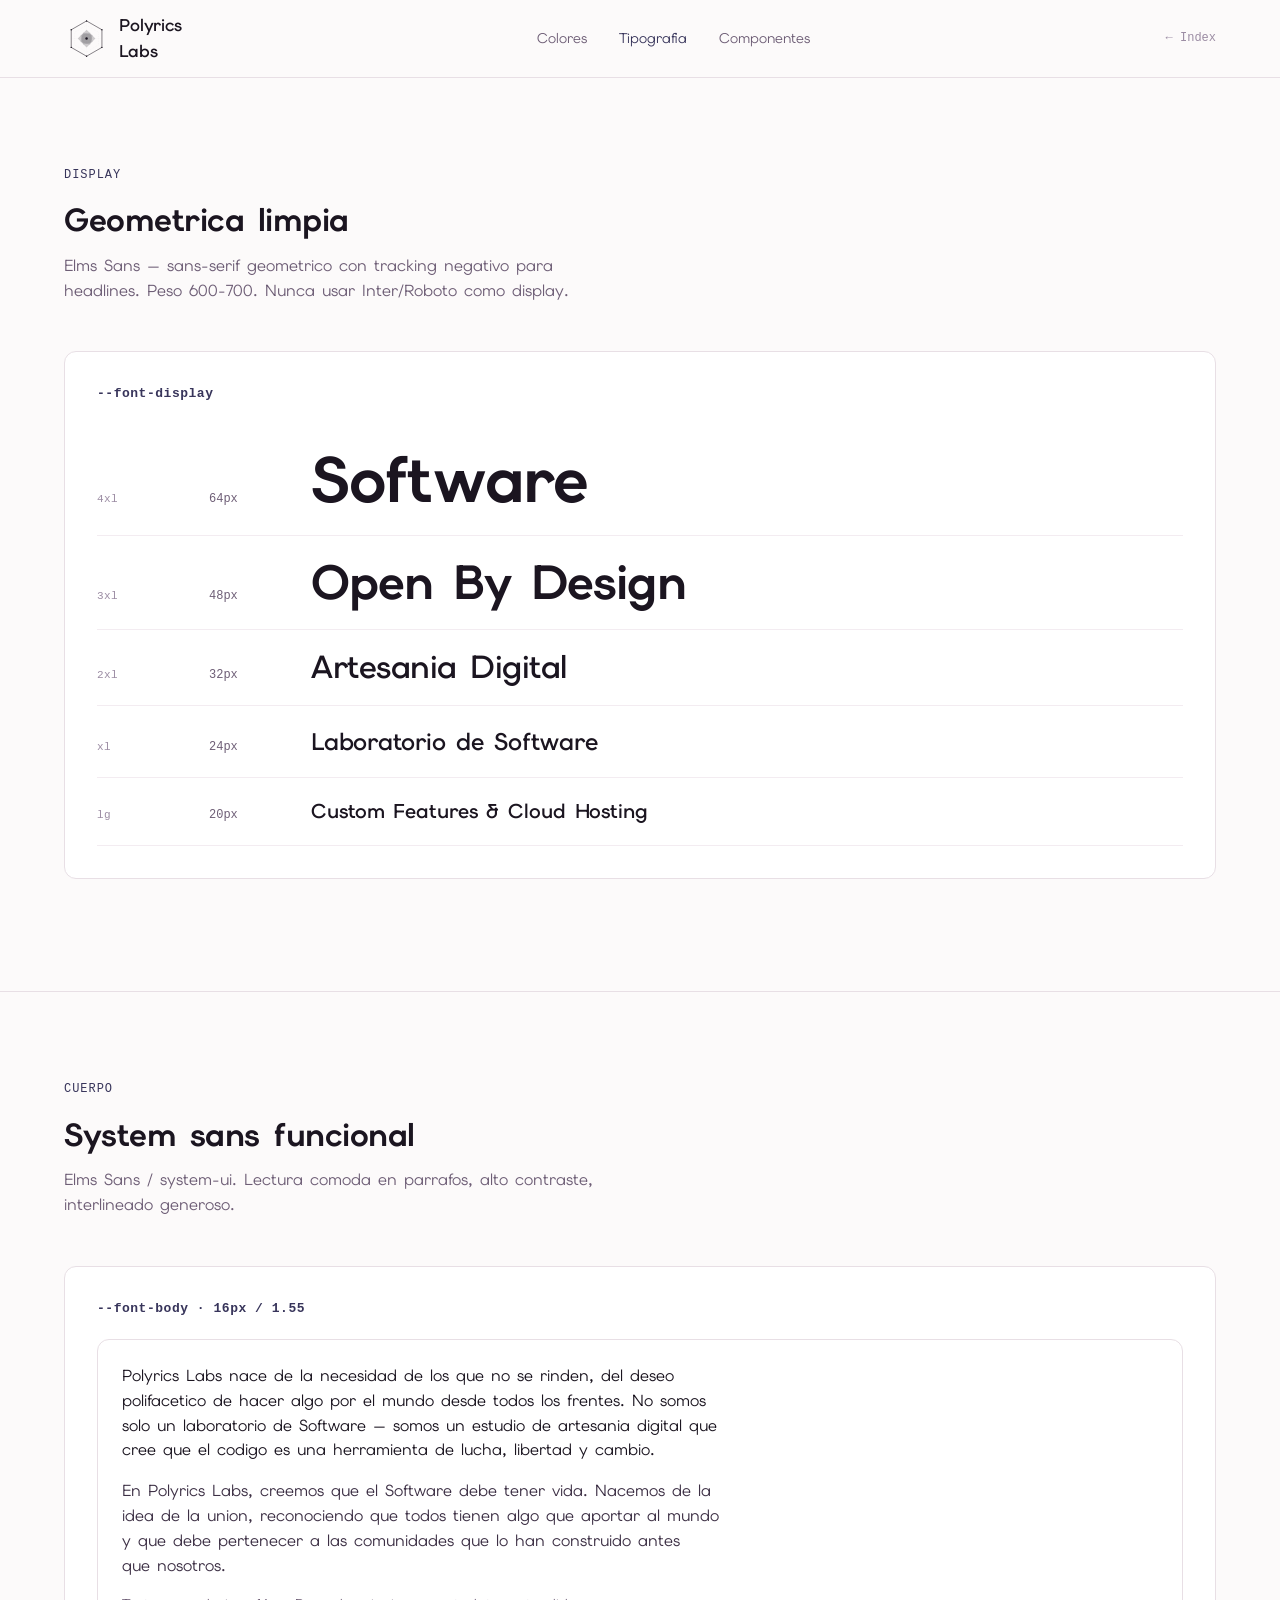
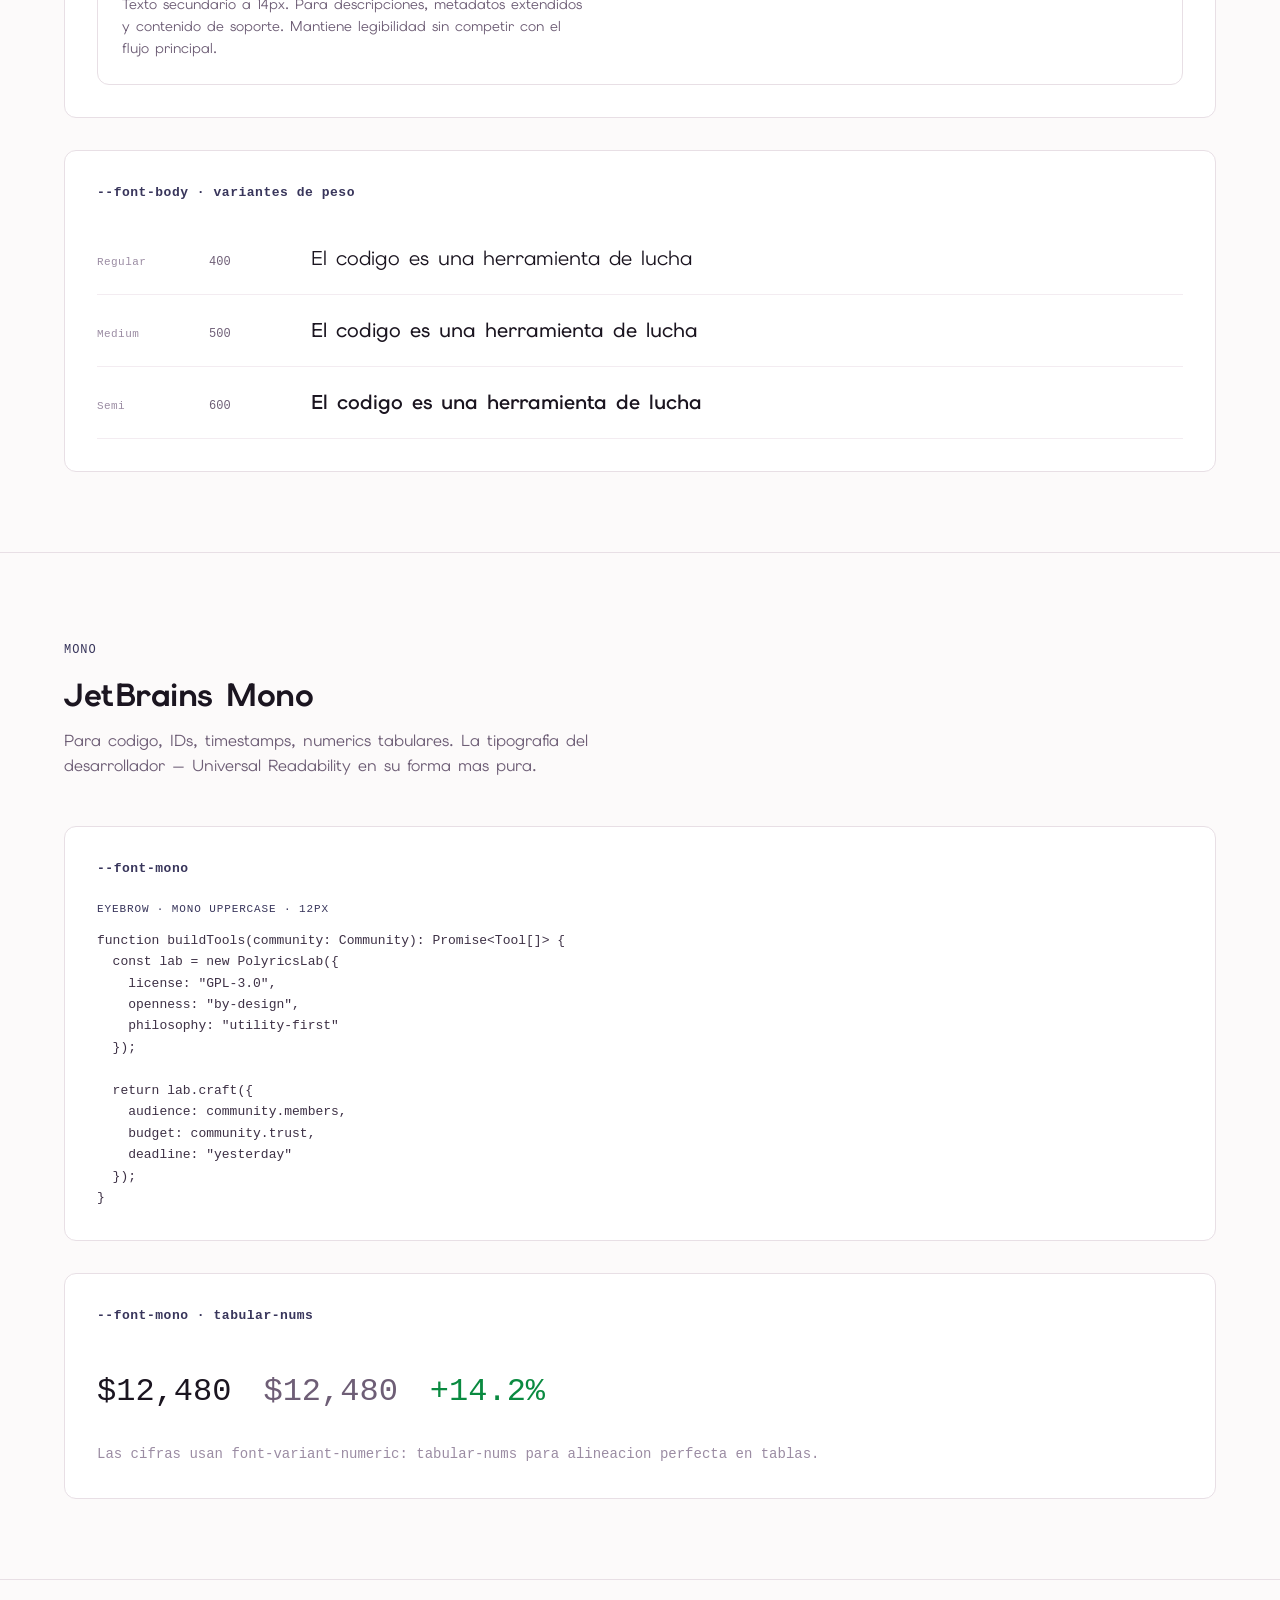
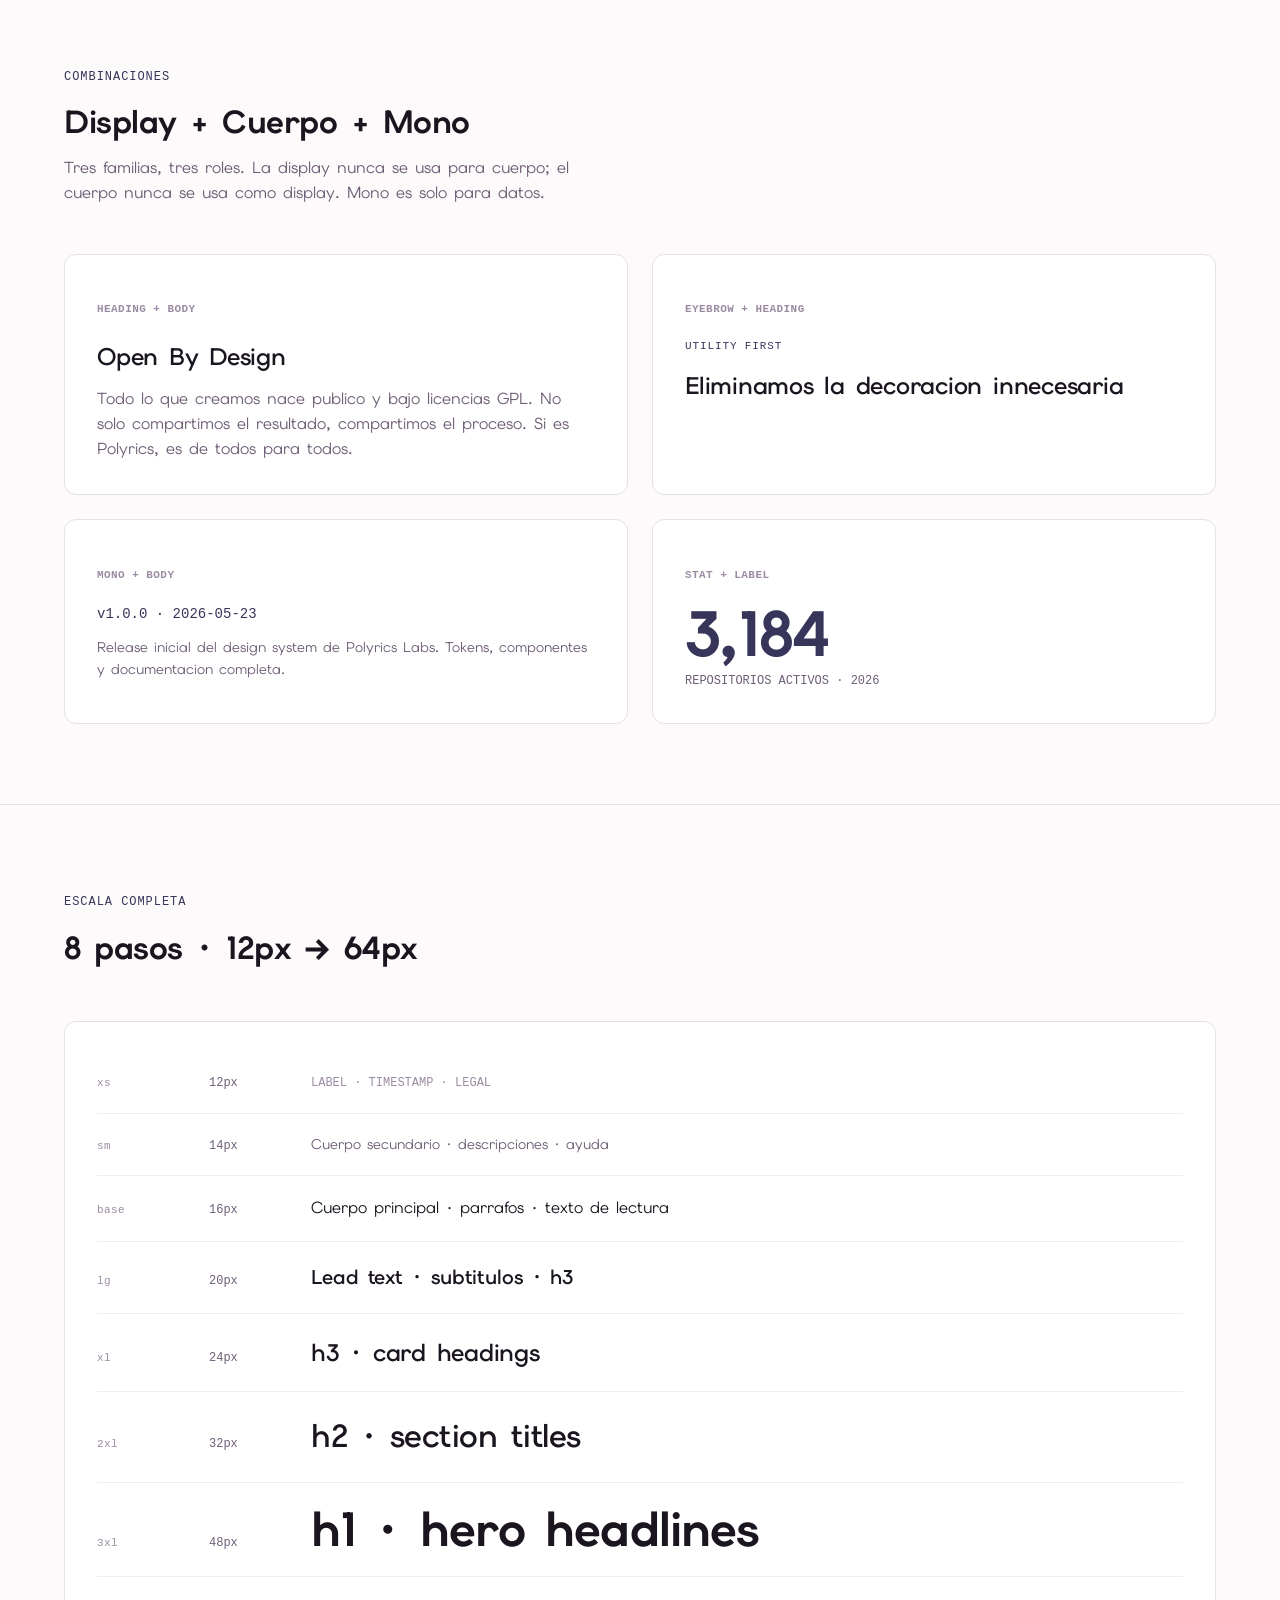
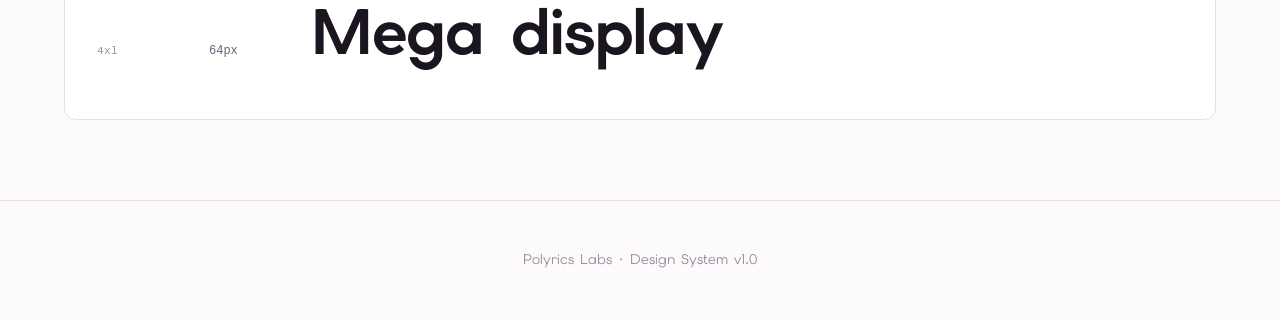
<file: typography.html>
<!doctype html>
<html lang="es">
<head>
  <meta charset="utf-8" />
  <meta name="viewport" content="width=device-width, initial-scale=1" />
  <title>Polyrics Labs · Tipografia</title>
  <style>
@font-face {
  font-family: 'Elms Sans';
  src: url('./assets/fonts/mpid18pd-ElmsSans-Thin.ttf') format('truetype');
  font-weight: 100;
  font-style: normal;
}
@font-face {
  font-family: 'Elms Sans';
  src: url('./assets/fonts/mpid18pf-ElmsSans-ThinItalic.ttf') format('truetype');
  font-weight: 100;
  font-style: italic;
}
@font-face {
  font-family: 'Elms Sans';
  src: url('./assets/fonts/mpid18n9-ElmsSans-ExtraLight.ttf') format('truetype');
  font-weight: 200;
  font-style: normal;
}
@font-face {
  font-family: 'Elms Sans';
  src: url('./assets/fonts/mpid18ng-ElmsSans-ExtraLightItalic.ttf') format('truetype');
  font-weight: 200;
  font-style: italic;
}
@font-face {
  font-family: 'Elms Sans';
  src: url('./assets/fonts/mpid18nk-ElmsSans-Light.ttf') format('truetype');
  font-weight: 300;
  font-style: normal;
}
@font-face {
  font-family: 'Elms Sans';
  src: url('./assets/fonts/mpid18no-ElmsSans-LightItalic.ttf') format('truetype');
  font-weight: 300;
  font-style: italic;
}
@font-face {
  font-family: 'Elms Sans';
  src: url('./assets/fonts/mpid18p4-ElmsSans-Regular.ttf') format('truetype');
  font-weight: 400;
  font-style: normal;
}
@font-face {
  font-family: 'Elms Sans';
  src: url('./assets/fonts/mpid18nk-ElmsSans-Italic.ttf') format('truetype');
  font-weight: 400;
  font-style: italic;
}
@font-face {
  font-family: 'Elms Sans';
  src: url('./assets/fonts/mpid18np-ElmsSans-Medium.ttf') format('truetype');
  font-weight: 500;
  font-style: normal;
}
@font-face {
  font-family: 'Elms Sans';
  src: url('./assets/fonts/mpid18p3-ElmsSans-MediumItalic.ttf') format('truetype');
  font-weight: 500;
  font-style: italic;
}
@font-face {
  font-family: 'Elms Sans';
  src: url('./assets/fonts/mpid18p8-ElmsSans-SemiBold.ttf') format('truetype');
  font-weight: 600;
  font-style: normal;
}
@font-face {
  font-family: 'Elms Sans';
  src: url('./assets/fonts/mpid18p9-ElmsSans-SemiBoldItalic.ttf') format('truetype');
  font-weight: 600;
  font-style: italic;
}
@font-face {
  font-family: 'Elms Sans';
  src: url('./assets/fonts/mpid18mx-ElmsSans-Bold.ttf') format('truetype');
  font-weight: 700;
  font-style: normal;
}
@font-face {
  font-family: 'Elms Sans';
  src: url('./assets/fonts/mpid18mz-ElmsSans-BoldItalic.ttf') format('truetype');
  font-weight: 700;
  font-style: italic;
}
@font-face {
  font-family: 'Elms Sans';
  src: url('./assets/fonts/mpid18n4-ElmsSans-ExtraBold.ttf') format('truetype');
  font-weight: 800;
  font-style: normal;
}
@font-face {
  font-family: 'Elms Sans';
  src: url('./assets/fonts/mpid18n9-ElmsSans-ExtraBoldItalic.ttf') format('truetype');
  font-weight: 800;
  font-style: italic;
}
@font-face {
  font-family: 'Elms Sans';
  src: url('./assets/fonts/mpid18mi-ElmsSans-Black.ttf') format('truetype');
  font-weight: 900;
  font-style: normal;
}
@font-face {
  font-family: 'Elms Sans';
  src: url('./assets/fonts/mpid18ml-ElmsSans-BlackItalic.ttf') format('truetype');
  font-weight: 900;
  font-style: italic;
}
    :root {
      --bg: #fcfafa;
      --surface: #ffffff;
      --surface-warm: #f9f5f7;
      --fg: #1b1520;
      --fg-2: #3d3045;
      --muted: #6e5e76;
      --meta: #9b8ca3;
      --border: #e8dfe5;
      --border-soft: #f3ecf1;
      --accent: #38355b;
      --accent-on: #ffffff;
      --accent-2: #6c4676;
      --accent-3: #b55c96;
      --accent-4: #ff87b7;
      --accent-5: #ffc2d7;
      --accent-soft: color-mix(in oklch, var(--accent-5) 35%, transparent);
      --accent-hover: color-mix(in oklab, var(--accent), white 16%);
      --accent-active: color-mix(in oklab, var(--accent), white 24%);
      --success: #0a8a40;
      --warn: #c07a08;
      --danger: #d43030;
      --font-display: "Elms Sans", system-ui, -apple-system, sans-serif;
      --font-body: "Elms Sans", system-ui, -apple-system, sans-serif;
      --font-mono: "JetBrains Mono", "IBM Plex Mono", ui-monospace, monospace;
      --text-xs: 12px;
      --text-sm: 14px;
      --text-base: 16px;
      --text-lg: 20px;
      --text-xl: 24px;
      --text-2xl: 32px;
      --text-3xl: 48px;
      --text-4xl: 64px;
      --leading-body: 1.55;
      --leading-tight: 1.1;
      --tracking-display: -0.02em;
      --space-1: 4px;
      --space-2: 8px;
      --space-3: 12px;
      --space-4: 16px;
      --space-5: 20px;
      --space-6: 24px;
      --space-8: 32px;
      --space-12: 48px;
      --space-20: 80px;
      --section-y-desktop: 80px;
      --section-y-tablet: 48px;
      --section-y-phone: 32px;
      --radius-sm: 8px;
      --radius-md: 12px;
      --radius-lg: 16px;
      --radius-pill: 9999px;
      --elev-flat: none;
      --elev-ring: 0 0 0 1px var(--border);
      --elev-raised: 0 2px 12px rgba(56,53,91,0.07);
      --focus-ring: 0 0 0 3px color-mix(in oklab, var(--accent), transparent 60%);
      --motion-fast: 150ms;
      --motion-base: 200ms;
      --ease-standard: cubic-bezier(0.2, 0, 0, 1);
      --container-max: 1200px;
      --container-gutter-desktop: 24px;
      --container-gutter-tablet: 16px;
      --container-gutter-phone: 12px;

    *, *::before, *::after { box-sizing: border-box; }
    html { -webkit-text-size-adjust: 100%; }
    body {
      margin: 0; background: var(--bg); color: var(--fg);
      font-family: var(--font-body); font-size: var(--text-base);
      line-height: var(--leading-body); -webkit-font-smoothing: antialiased;
    }
    h1, h2, h3 { text-wrap: balance; margin: 0; }
    p { text-wrap: pretty; margin: 0; }
    a { color: inherit; text-decoration: none; }

    .container {
      max-width: var(--container-max);
      margin-inline: auto;
      padding-inline: var(--container-gutter-desktop);
    }

    .topnav {
      position: sticky; top: 0; z-index: 10;
      background: color-mix(in oklab, var(--bg) 92%, transparent);
      backdrop-filter: blur(14px);
      border-bottom: 1px solid var(--border);
    }
    .topnav-inner {
      display: flex; align-items: center; justify-content: space-between;
      padding-block: 12px;
    }
    .topnav .nav-brand {
      display: flex; align-items: center; gap: 10px;
    }
    .topnav .nav-logo { width: 24px; height: 24px; }
    .topnav .nav-name {
      font-family: var(--font-display); font-size: 17px;
      font-weight: 600; letter-spacing: -0.01em;
    }
    .topnav nav { display: flex; gap: var(--space-8); }
    .topnav nav a {
      font-size: 14px; color: var(--muted);
      transition: color var(--motion-fast) var(--ease-standard);
    }
    .topnav nav a:hover, .topnav nav a.active { color: var(--accent); }
    .topnav .back-link { font-family: var(--font-mono); font-size: 12px; color: var(--meta); }

    .section { padding-block: var(--space-20); }
    .rule { border: 0; border-top: 1px solid var(--border); margin: 0; }

    .section-header { margin-bottom: var(--space-12); }
    .section-header .eyebrow {
      font-family: var(--font-mono); font-size: 12px; letter-spacing: 0.08em;
      text-transform: uppercase; color: var(--accent); margin-bottom: var(--space-3);
    }
    .section-header h2 {
      font-family: var(--font-display); font-size: var(--text-2xl);
      letter-spacing: -0.015em;
    }
    .section-header p { color: var(--muted); margin-top: var(--space-2); max-width: 56ch; }

    .type-row {
      display: flex; align-items: baseline; gap: var(--space-8);
      padding: var(--space-5) 0;
      border-bottom: 1px solid var(--border-soft);
    }
    .type-row .specimen {
      font-family: var(--font-display);
      white-space: nowrap;
    }
    .type-row .spec-label {
      font-family: var(--font-mono); font-size: 11px; letter-spacing: 0.04em;
      color: var(--meta); white-space: nowrap; min-width: 80px;
    }
    .type-row .spec-size {
      font-family: var(--font-mono); font-size: 12px; color: var(--muted);
      min-width: 70px; white-space: nowrap;
    }

    .font-card {
      background: var(--surface); border: 1px solid var(--border);
      border-radius: var(--radius-md); padding: var(--space-8);
    }
    .font-card h3 {
      font-family: var(--font-mono); font-size: 13px; letter-spacing: 0.04em;
      color: var(--accent); margin-bottom: var(--space-5);
    }

    .body-sample {
      background: var(--surface); border: 1px solid var(--border);
      border-radius: var(--radius-md); padding: var(--space-6);
    }
    .body-sample p {
      font-family: var(--font-body); font-size: var(--text-base);
      line-height: var(--leading-body); color: var(--fg);
      max-width: 60ch;
    }
    .body-sample p + p { margin-top: var(--space-4); }

    .pairing-grid {
      display: grid; grid-template-columns: repeat(2, 1fr); gap: var(--space-6);
    }
    @media (max-width: 768px) { .pairing-grid { grid-template-columns: 1fr; } }

    .pairing-card {
      background: var(--surface); border: 1px solid var(--border);
      border-radius: var(--radius-md); padding: var(--space-8);
    }
    .pairing-card h4 {
      font-family: var(--font-mono); font-size: 11px; letter-spacing: 0.04em;
      text-transform: uppercase; color: var(--meta); margin-bottom: var(--space-5);
    }

    .pagefoot {
      padding-block: var(--space-12); border-top: 1px solid var(--border);
      color: var(--meta); font-size: var(--text-sm); text-align: center;
    }

    .mono-sample pre {
      font-family: var(--font-mono); font-size: 13px;
      color: var(--fg-2); line-height: 1.65;
      margin: 0; overflow-x: auto;
      white-space: pre;
    }
  </style>
</head>
<body>
  <header class="topnav">
    <div class="container topnav-inner">
      <a class="nav-brand" href="index.html">
          <svg viewBox="0 0 256 256" fill="none" xmlns="http://www.w3.org/2000/svg">
  <polygon points="128,28 215,78 215,178 128,228 41,178 41,78" stroke="currentColor" stroke-width="3" stroke-linejoin="round"/>
  <polygon points="128,52 195,92 195,164 128,204 61,164 61,92" stroke="currentColor" stroke-width="1" opacity="0.18" stroke-dasharray="4 6"/>
  <line x1="128" y1="28" x2="128" y2="228" stroke="currentColor" stroke-width="0.6" opacity="0.12"/>
  <line x1="41" y1="128" x2="215" y2="128" stroke="currentColor" stroke-width="0.6" opacity="0.12"/>
  <line x1="51" y1="73" x2="205" y2="183" stroke="currentColor" stroke-width="0.4" opacity="0.07"/>
  <line x1="205" y1="73" x2="51" y2="183" stroke="currentColor" stroke-width="0.4" opacity="0.07"/>
  <g transform="rotate(0, 128, 128)"><polygon points="128,78 178,128 128,178 78,128" fill="currentColor" opacity="0.20"/></g>
  <g transform="rotate(60, 128, 128)"><polygon points="128,88 168,128 128,168 88,128" fill="currentColor" opacity="0.15"/></g>
  <g transform="rotate(-60, 128, 128)"><polygon points="128,88 168,128 128,168 88,128" fill="currentColor" opacity="0.12"/></g>
  <circle cx="128" cy="128" r="7" fill="currentColor"/>
  <circle cx="128" cy="28" r="4" fill="currentColor"/>
  <circle cx="215" cy="78" r="4" fill="currentColor"/>
  <circle cx="215" cy="178" r="4" fill="currentColor"/>
  <circle cx="128" cy="228" r="4" fill="currentColor"/>
  <circle cx="41" cy="178" r="4" fill="currentColor"/>
  <circle cx="41" cy="78" r="4" fill="currentColor"/>
</svg>
        <span class="nav-name">Polyrics Labs</span>
      </a>
      <nav>
        <a href="colors.html">Colores</a>
        <a class="active" href="typography.html">Tipografia</a>
        <a href="components.html">Componentes</a>
      </nav>
      <a class="back-link" href="index.html">&larr; Index</a>
    </div>
  </header>

  <main>
    <section class="section" id="display">
      <div class="container">
        <div class="section-header">
          <p class="eyebrow">Display</p>
          <h2>Geometrica limpia</h2>
          <p>Elms Sans — sans-serif geometrico con tracking negativo para headlines. Peso 600-700. Nunca usar Inter/Roboto como display.</p>
        </div>

        <div class="font-card" style="margin-bottom: var(--space-8);">
          <h3>--font-display</h3>
          <div class="type-row">
            <span class="spec-label">4xl</span>
            <span class="spec-size">64px</span>
            <span class="specimen" style="font-size: var(--text-4xl); font-weight: 700; letter-spacing: var(--tracking-display); line-height: var(--leading-tight);">Software</span>
          </div>
          <div class="type-row">
            <span class="spec-label">3xl</span>
            <span class="spec-size">48px</span>
            <span class="specimen" style="font-size: var(--text-3xl); font-weight: 700; letter-spacing: var(--tracking-display); line-height: var(--leading-tight);">Open By Design</span>
          </div>
          <div class="type-row">
            <span class="spec-label">2xl</span>
            <span class="spec-size">32px</span>
            <span class="specimen" style="font-size: var(--text-2xl); font-weight: 600; letter-spacing: -0.015em; line-height: var(--leading-tight);">Artesania Digital</span>
          </div>
          <div class="type-row">
            <span class="spec-label">xl</span>
            <span class="spec-size">24px</span>
            <span class="specimen" style="font-size: var(--text-xl); font-weight: 600; letter-spacing: -0.01em; line-height: 1.3;">Laboratorio de Software</span>
          </div>
          <div class="type-row">
            <span class="spec-label">lg</span>
            <span class="spec-size">20px</span>
            <span class="specimen" style="font-size: var(--text-lg); font-weight: 600; letter-spacing: -0.005em; line-height: 1.35;">Custom Features &amp; Cloud Hosting</span>
          </div>
        </div>
      </div>
    </section>

    <hr class="rule">

    <section class="section" id="body">
      <div class="container">
        <div class="section-header">
          <p class="eyebrow">Cuerpo</p>
          <h2>System sans funcional</h2>
          <p>Elms Sans / system-ui. Lectura comoda en parrafos, alto contraste, interlineado generoso.</p>
        </div>

        <div class="font-card" style="margin-bottom: var(--space-8);">
          <h3>--font-body &middot; 16px / 1.55</h3>
          <div class="body-sample">
            <p>Polyrics Labs nace de la necesidad de los que no se rinden, del deseo polifacetico de hacer algo por el mundo desde todos los frentes. No somos solo un laboratorio de Software — somos un estudio de artesania digital que cree que el codigo es una herramienta de lucha, libertad y cambio.</p>
            <p style="color: var(--fg-2);">En Polyrics Labs, creemos que el Software debe tener vida. Nacemos de la idea de la union, reconociendo que todos tienen algo que aportar al mundo y que debe pertenecer a las comunidades que lo han construido antes que nosotros.</p>
            <p style="font-size: var(--text-sm); color: var(--muted);">Texto secundario a 14px. Para descripciones, metadatos extendidos y contenido de soporte. Mantiene legibilidad sin competir con el flujo principal.</p>
          </div>
        </div>

        <div class="font-card">
          <h3>--font-body &middot; variantes de peso</h3>
          <div class="type-row">
            <span class="spec-label">Regular</span>
            <span class="spec-size">400</span>
            <span style="font-weight: 400; font-size: var(--text-lg);">El codigo es una herramienta de lucha</span>
          </div>
          <div class="type-row">
            <span class="spec-label">Medium</span>
            <span class="spec-size">500</span>
            <span style="font-weight: 500; font-size: var(--text-lg);">El codigo es una herramienta de lucha</span>
          </div>
          <div class="type-row">
            <span class="spec-label">Semi</span>
            <span class="spec-size">600</span>
            <span style="font-weight: 600; font-size: var(--text-lg);">El codigo es una herramienta de lucha</span>
          </div>
        </div>
      </div>
    </section>

    <hr class="rule">

    <section class="section" id="mono">
      <div class="container">
        <div class="section-header">
          <p class="eyebrow">Mono</p>
          <h2>JetBrains Mono</h2>
          <p>Para codigo, IDs, timestamps, numerics tabulares. La tipografia del desarrollador — Universal Readability en su forma mas pura.</p>
        </div>

        <div class="font-card" style="margin-bottom: var(--space-8);">
          <h3>--font-mono</h3>
          <div class="mono-sample">
            <pre style="color: var(--accent); font-size: 11px; letter-spacing: 0.08em; margin-bottom: 12px;">EYEBROW &middot; MONO UPPERCASE &middot; 12PX</pre>
            <pre>function buildTools(community: Community): Promise&lt;Tool[]&gt; {
  const lab = new PolyricsLab({
    license: "GPL-3.0",
    openness: "by-design",
    philosophy: "utility-first"
  });

  return lab.craft({
    audience: community.members,
    budget: community.trust,
    deadline: "yesterday"
  });
}</pre>
          </div>
        </div>

        <div class="font-card">
          <h3>--font-mono &middot; tabular-nums</h3>
          <div class="type-row" style="font-family: var(--font-mono); font-size: var(--text-2xl); border: 0;">
            <span style="font-variant-numeric: tabular-nums;">$12,480</span>
            <span style="font-variant-numeric: tabular-nums; color: var(--muted);">$12,480</span>
            <span style="font-variant-numeric: tabular-nums; color: var(--success);">+14.2%</span>
          </div>
          <div style="font-family: var(--font-mono); font-size: var(--text-sm); color: var(--meta); margin-top: var(--space-2);">Las cifras usan font-variant-numeric: tabular-nums para alineacion perfecta en tablas.</div>
        </div>
      </div>
    </section>

    <hr class="rule">

    <section class="section" id="pairings">
      <div class="container">
        <div class="section-header">
          <p class="eyebrow">Combinaciones</p>
          <h2>Display + Cuerpo + Mono</h2>
          <p>Tres familias, tres roles. La display nunca se usa para cuerpo; el cuerpo nunca se usa como display. Mono es solo para datos.</p>
        </div>

        <div class="pairing-grid">
          <div class="pairing-card">
            <h4>Heading + Body</h4>
            <div style="font-family: var(--font-display); font-size: var(--text-xl); font-weight: 600; letter-spacing: -0.01em; margin-bottom: var(--space-3);">Open By Design</div>
            <p style="font-family: var(--font-body); font-size: var(--text-base); color: var(--muted); line-height: var(--leading-body);">Todo lo que creamos nace publico y bajo licencias GPL. No solo compartimos el resultado, compartimos el proceso. Si es Polyrics, es de todos para todos.</p>
          </div>
          <div class="pairing-card">
            <h4>Eyebrow + Heading</h4>
            <div style="font-family: var(--font-mono); font-size: 11px; letter-spacing: 0.08em; text-transform: uppercase; color: var(--accent); margin-bottom: var(--space-3);">Utility First</div>
            <div style="font-family: var(--font-display); font-size: var(--text-xl); font-weight: 600; letter-spacing: -0.01em;">Eliminamos la decoracion innecesaria</div>
          </div>
          <div class="pairing-card">
            <h4>Mono + Body</h4>
            <div style="font-family: var(--font-mono); font-size: var(--text-sm); color: var(--accent); margin-bottom: var(--space-3);">v1.0.0 &middot; 2026-05-23</div>
            <p style="font-family: var(--font-body); font-size: var(--text-sm); color: var(--muted); line-height: var(--leading-body);">Release inicial del design system de Polyrics Labs. Tokens, componentes y documentacion completa.</p>
          </div>
          <div class="pairing-card">
            <h4>Stat + Label</h4>
            <div style="font-family: var(--font-display); font-size: var(--text-4xl); font-weight: 700; letter-spacing: var(--tracking-display); line-height: 0.95; color: var(--accent);">3,184</div>
            <div style="font-family: var(--font-mono); font-size: var(--text-xs); color: var(--muted); margin-top: var(--space-2);">REPOSITORIOS ACTIVOS &middot; 2026</div>
          </div>
        </div>
      </div>
    </section>

    <hr class="rule">

    <section class="section" id="scale">
      <div class="container">
        <div class="section-header">
          <p class="eyebrow">Escala completa</p>
          <h2>8 pasos &middot; 12px &rarr; 64px</h2>
        </div>
        <div class="font-card">
          <div class="type-row">
            <span class="spec-label">xs</span><span class="spec-size">12px</span>
            <span style="font-family: var(--font-mono); font-size: var(--text-xs); color: var(--meta);">LABEL &middot; TIMESTAMP &middot; LEGAL</span>
          </div>
          <div class="type-row">
            <span class="spec-label">sm</span><span class="spec-size">14px</span>
            <span style="font-family: var(--font-body); font-size: var(--text-sm); color: var(--muted);">Cuerpo secundario &middot; descripciones &middot; ayuda</span>
          </div>
          <div class="type-row">
            <span class="spec-label">base</span><span class="spec-size">16px</span>
            <span style="font-family: var(--font-body); font-size: var(--text-base);">Cuerpo principal &middot; parrafos &middot; texto de lectura</span>
          </div>
          <div class="type-row">
            <span class="spec-label">lg</span><span class="spec-size">20px</span>
            <span style="font-family: var(--font-display); font-size: var(--text-lg); font-weight: 600; letter-spacing: -0.005em;">Lead text &middot; subtitulos &middot; h3</span>
          </div>
          <div class="type-row">
            <span class="spec-label">xl</span><span class="spec-size">24px</span>
            <span style="font-family: var(--font-display); font-size: var(--text-xl); font-weight: 600; letter-spacing: -0.01em;">h3 &middot; card headings</span>
          </div>
          <div class="type-row">
            <span class="spec-label">2xl</span><span class="spec-size">32px</span>
            <span style="font-family: var(--font-display); font-size: var(--text-2xl); font-weight: 600; letter-spacing: -0.015em;">h2 &middot; section titles</span>
          </div>
          <div class="type-row">
            <span class="spec-label">3xl</span><span class="spec-size">48px</span>
            <span style="font-family: var(--font-display); font-size: var(--text-3xl); font-weight: 700; letter-spacing: var(--tracking-display); line-height: var(--leading-tight);">h1 &middot; hero headlines</span>
          </div>
          <div class="type-row" style="border: 0;">
            <span class="spec-label">4xl</span><span class="spec-size">64px</span>
            <span style="font-family: var(--font-display); font-size: var(--text-4xl); font-weight: 700; letter-spacing: var(--tracking-display); line-height: var(--leading-tight);">Mega display</span>
          </div>
        </div>
      </div>
    </section>
  </main>

  <footer class="pagefoot">
    <div class="container">
      <p>Polyrics Labs &middot; Design System v1.0</p>
    </div>
  </footer>
</body>
</html>
</file>
